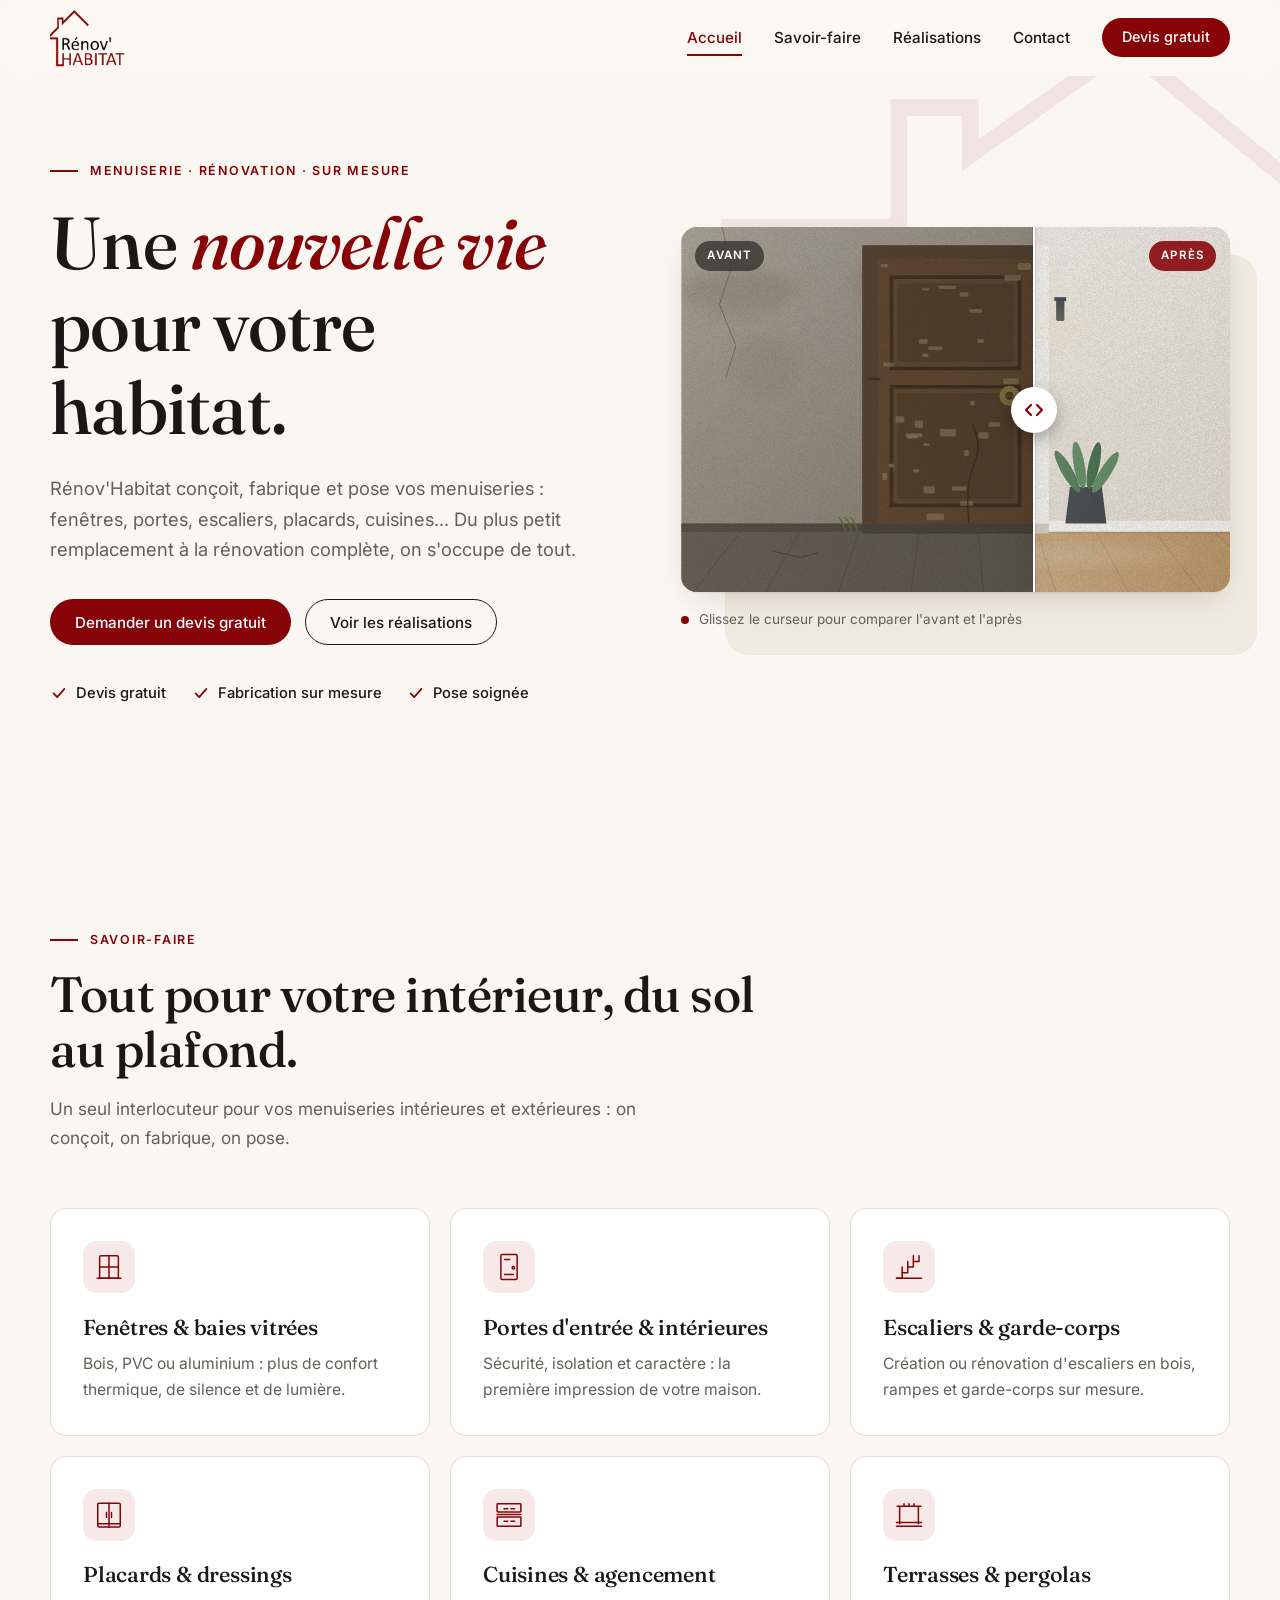
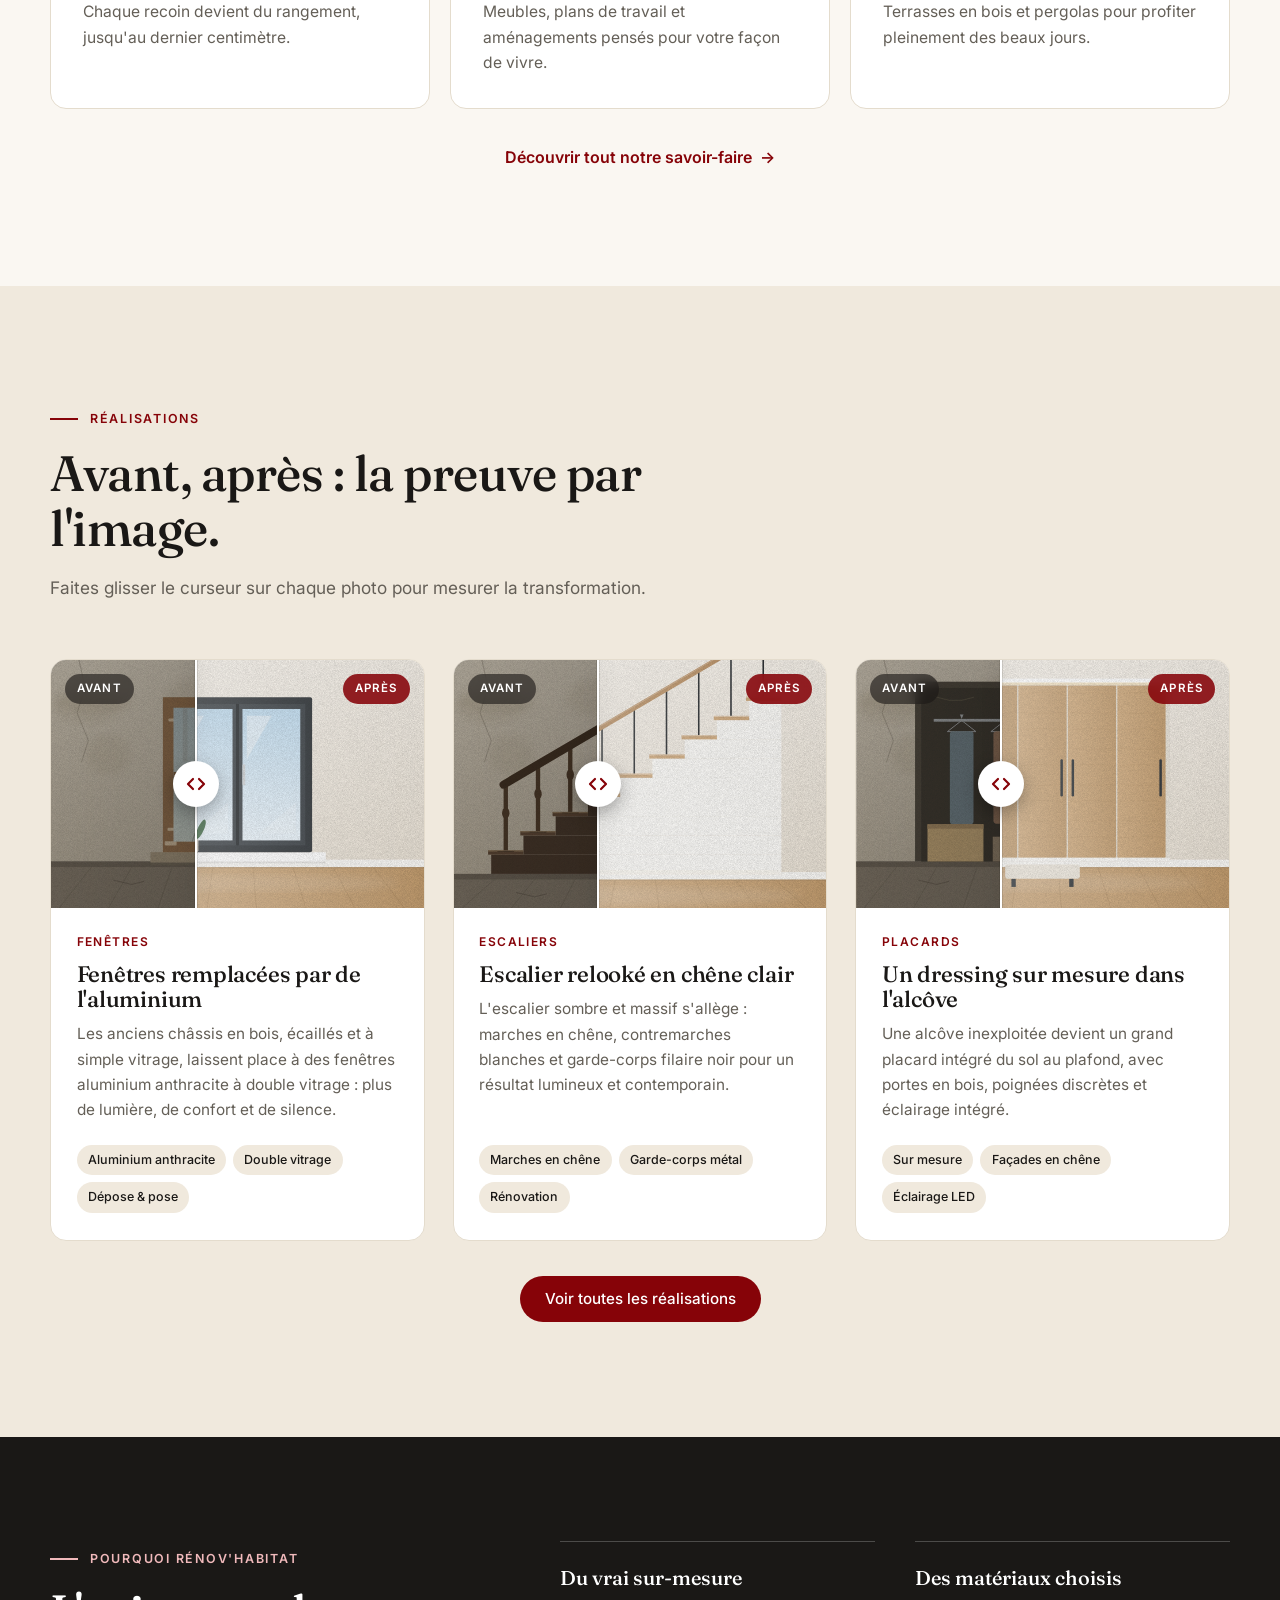
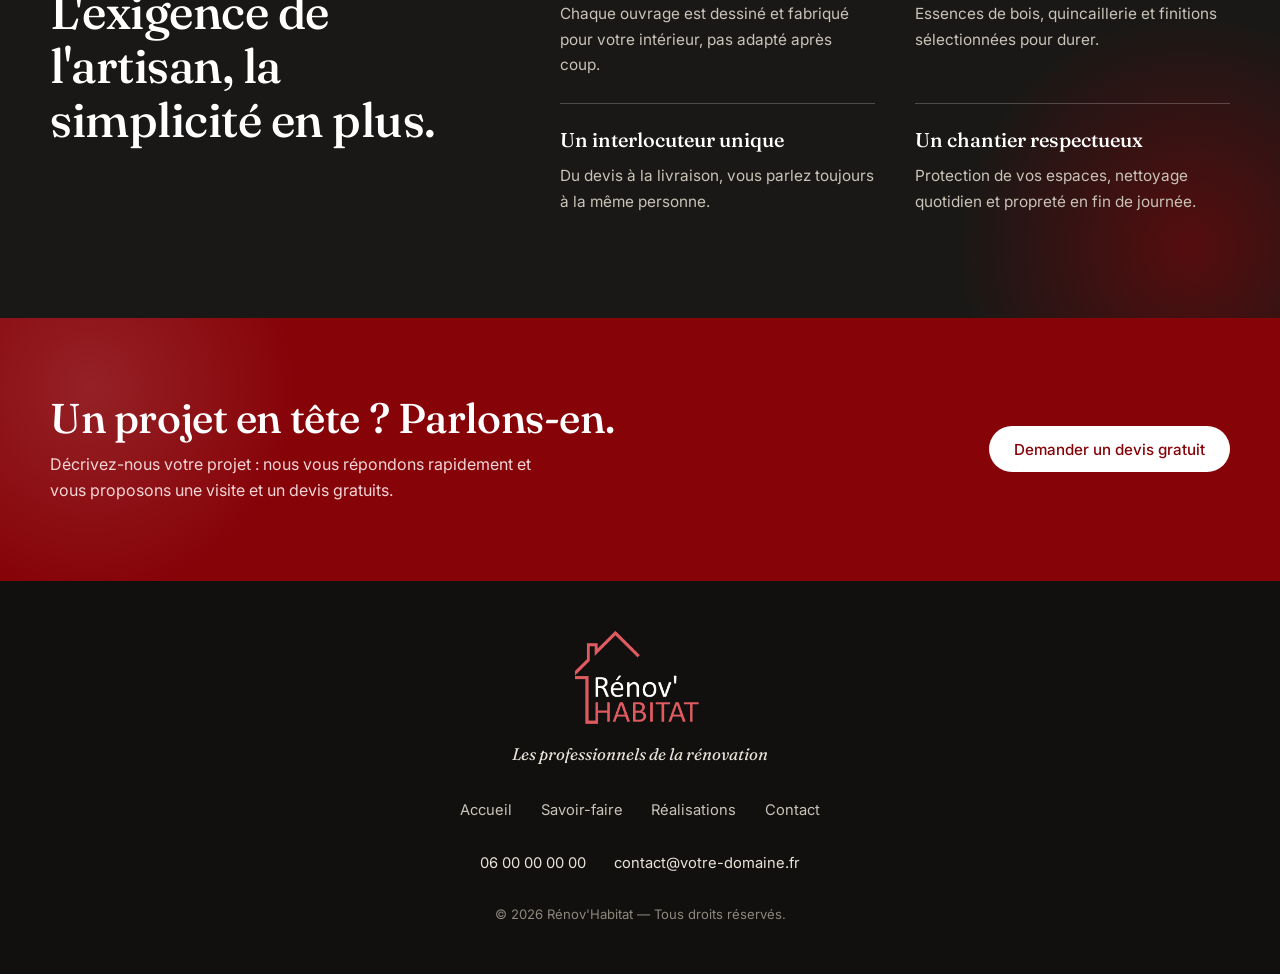
<file: index.html>
<!doctype html>
<html lang="fr">
<head>
  <meta charset="utf-8">
  <meta name="viewport" content="width=device-width, initial-scale=1">
  <title>Rénov'Habitat — Menuiserie sur mesure & rénovation</title>
  <meta name="description" content="Rénov'Habitat, les professionnels de la rénovation : fenêtres, portes, escaliers, placards, cuisines et terrasses sur mesure. Découvrez nos réalisations avant/après et demandez votre devis gratuit.">
  <meta name="theme-color" content="#860308">
  <link rel="icon" href="assets/img/favicon.svg" type="image/svg+xml">

  <meta property="og:type" content="website">
  <meta property="og:title" content="Rénov'Habitat — Menuiserie sur mesure & rénovation">
  <meta property="og:description" content="Rénov'Habitat, les professionnels de la rénovation : fenêtres, portes, escaliers, placards, cuisines et terrasses sur mesure. Découvrez nos réalisations avant/après et demandez votre devis gratuit.">
  <meta property="og:image" content="assets/img/logo-original.png">
  <meta property="og:locale" content="fr_FR">

  <link rel="preconnect" href="https://fonts.googleapis.com">
  <link rel="preconnect" href="https://fonts.gstatic.com" crossorigin>
  <link rel="stylesheet" href="https://fonts.googleapis.com/css2?family=Fraunces:ital,opsz,wght@0,9..144,500;0,9..144,600;1,9..144,500&family=Inter:wght@400;500;600&display=swap">
  <link rel="stylesheet" href="css/style.css">
  <script>document.documentElement.classList.add('js')</script>
</head>
<body>
  <a class="skip-link" href="#contenu">Aller au contenu</a>

  <!-- ============ EN-TÊTE ============ -->
  <header class="site-header" id="top">
    <div class="container header__inner">
      <a class="brand" href="index.html" aria-label="Rénov'Habitat — accueil">
        <img src="assets/img/logo-mark.png" alt="Rénov'Habitat" width="447" height="332">
      </a>

      <nav class="nav" id="nav" aria-label="Navigation principale">
        <a href="index.html" aria-current="page">Accueil</a>
        <a href="savoir-faire.html">Savoir-faire</a>
        <a href="realisations.html">Réalisations</a>
        <a href="contact.html">Contact</a>
        <a class="btn btn--primary nav__cta" href="contact.html">Devis gratuit</a>
      </nav>

      <button class="nav-toggle" type="button" aria-controls="nav" aria-expanded="false" aria-label="Ouvrir le menu">
        <span></span><span></span><span></span>
      </button>
    </div>
  </header>

  <main id="contenu">

    <!-- ============ HERO ============ -->
    <section class="hero">
      <svg class="hero__roof" viewBox="0 0 520 330" aria-hidden="true" focusable="false">
        <polyline points="8,322 8,160 150,160 150,60 210,60 210,100 340,8 512,150" fill="none" stroke="currentColor" stroke-width="14" stroke-linejoin="miter"/>
      </svg>

      <div class="container hero__grid">
        <div class="hero__copy">
          <p class="eyebrow">Menuiserie · Rénovation · Sur mesure</p>
          <h1>Une <em>nouvelle vie</em> pour votre habitat.</h1>
          <p class="lead">Rénov'Habitat conçoit, fabrique et pose vos menuiseries : fenêtres, portes, escaliers, placards, cuisines… Du plus petit remplacement à la rénovation complète, on s'occupe de tout.</p>

          <div class="hero__actions">
            <a class="btn btn--primary" href="contact.html">Demander un devis gratuit</a>
            <a class="btn btn--ghost" href="realisations.html">Voir les réalisations</a>
          </div>

          <ul class="checks" aria-label="Nos engagements">
            <li><svg viewBox="0 0 20 20" aria-hidden="true"><path d="M4 10.5l4 4 8-9" fill="none" stroke="currentColor" stroke-width="2" stroke-linecap="round" stroke-linejoin="round"/></svg>Devis gratuit</li>
            <li><svg viewBox="0 0 20 20" aria-hidden="true"><path d="M4 10.5l4 4 8-9" fill="none" stroke="currentColor" stroke-width="2" stroke-linecap="round" stroke-linejoin="round"/></svg>Fabrication sur mesure</li>
            <li><svg viewBox="0 0 20 20" aria-hidden="true"><path d="M4 10.5l4 4 8-9" fill="none" stroke="currentColor" stroke-width="2" stroke-linecap="round" stroke-linejoin="round"/></svg>Pose soignée</li>
          </ul>
        </div>

        <div class="hero__visual">
          <div class="ba ba--hero is-loading" data-hero data-eager="true"></div>
          <p class="hero__caption"><span class="dot"></span> Glissez le curseur pour comparer l'avant et l'après</p>
        </div>
      </div>
    </section>

    <!-- ============ SAVOIR-FAIRE ============ -->
    <section class="section">
      <div class="container">
        <header class="section__head reveal">
          <p class="eyebrow">Savoir-faire</p>
          <h2>Tout pour votre intérieur, du sol au plafond.</h2>
          <p class="section__intro">Un seul interlocuteur pour vos menuiseries intérieures et extérieures : on conçoit, on fabrique, on pose.</p>
        </header>

        <div class="services">
          <a class="service reveal" href="savoir-faire.html#fenetres">
            <svg class="service__icon" viewBox="0 0 48 48" aria-hidden="true"><rect x="9" y="6" width="30" height="36" rx="2"/><path d="M24 6v36M9 24h30"/><path d="M5 42h38"/></svg>
            <h3>Fenêtres &amp; baies vitrées</h3>
            <p>Bois, PVC ou aluminium : plus de confort thermique, de silence et de lumière.</p>
          </a>
          <a class="service reveal" href="savoir-faire.html#portes">
            <svg class="service__icon" viewBox="0 0 48 48" aria-hidden="true"><rect x="11" y="4" width="26" height="40" rx="2"/><circle cx="31" cy="25" r="2"/><path d="M17 12h8M17 36h14"/></svg>
            <h3>Portes d'entrée &amp; intérieures</h3>
            <p>Sécurité, isolation et caractère : la première impression de votre maison.</p>
          </a>
          <a class="service reveal" href="savoir-faire.html#escaliers">
            <svg class="service__icon" viewBox="0 0 48 48" aria-hidden="true"><path d="M4 42h9v-9h9v-9h9v-9h9V6"/><path d="M4 42h40"/><path d="M13 33V24M22 24V15M31 15V6"/></svg>
            <h3>Escaliers &amp; garde-corps</h3>
            <p>Création ou rénovation d'escaliers en bois, rampes et garde-corps sur mesure.</p>
          </a>
          <a class="service reveal" href="savoir-faire.html#placards">
            <svg class="service__icon" viewBox="0 0 48 48" aria-hidden="true"><rect x="6" y="5" width="36" height="38" rx="2"/><path d="M24 5v38M6 38h36"/><path d="M20 20v8M28 20v8"/></svg>
            <h3>Placards &amp; dressings</h3>
            <p>Chaque recoin devient du rangement, jusqu'au dernier centimètre.</p>
          </a>
          <a class="service reveal" href="savoir-faire.html#cuisines">
            <svg class="service__icon" viewBox="0 0 48 48" aria-hidden="true"><rect x="5" y="6" width="38" height="13" rx="1"/><rect x="5" y="27" width="38" height="15" rx="1"/><path d="M5 23h38M16 14h6M16 34h6M27 14h6M27 34h6"/></svg>
            <h3>Cuisines &amp; agencement</h3>
            <p>Meubles, plans de travail et aménagements pensés pour votre façon de vivre.</p>
          </a>
          <a class="service reveal" href="savoir-faire.html#terrasses">
            <svg class="service__icon" viewBox="0 0 48 48" aria-hidden="true"><path d="M5 10h38M9 10v28M39 10v28"/><path d="M4 42h40M4 36h40"/><path d="M16 10v-4M24 10v-4M32 10v-4"/></svg>
            <h3>Terrasses &amp; pergolas</h3>
            <p>Terrasses en bois et pergolas pour profiter pleinement des beaux jours.</p>
          </a>
        </div>
        <p class="more"><a class="link-arrow" href="savoir-faire.html">Découvrir tout notre savoir-faire</a></p>
      </div>
    </section>

    <!-- ============ RÉALISATIONS ============ -->
    <section class="section section--sand" data-hide-when-empty>
      <div class="container">
        <header class="section__head reveal">
          <p class="eyebrow">Réalisations</p>
          <h2>Avant, après : la preuve par l'image.</h2>
          <p class="section__intro">Faites glisser le curseur sur chaque photo pour mesurer la transformation.</p>
        </header>

        <div class="projects" data-projects data-offset="1" data-limit="3">
          <noscript><p class="empty">Activez JavaScript pour comparer les photos avant/après.</p></noscript>
        </div>
        <p class="more"><a class="btn btn--primary" href="realisations.html">Voir toutes les réalisations</a></p>
      </div>
    </section>

    <section class="values">
      <div class="container values__grid">
        <div class="values__lead reveal">
          <p class="eyebrow eyebrow--light">Pourquoi Rénov'Habitat</p>
          <h2>L'exigence de l'artisan, la simplicité en plus.</h2>
        </div>
        <ul class="values__list">
          <li class="reveal"><strong>Du vrai sur-mesure</strong><span>Chaque ouvrage est dessiné et fabriqué pour votre intérieur, pas adapté après coup.</span></li>
          <li class="reveal"><strong>Des matériaux choisis</strong><span>Essences de bois, quincaillerie et finitions sélectionnées pour durer.</span></li>
          <li class="reveal"><strong>Un interlocuteur unique</strong><span>Du devis à la livraison, vous parlez toujours à la même personne.</span></li>
          <li class="reveal"><strong>Un chantier respectueux</strong><span>Protection de vos espaces, nettoyage quotidien et propreté en fin de journée.</span></li>
        </ul>
      </div>
    </section>

    <section class="cta-band">
      <div class="container cta-band__inner">
        <div>
          <h2>Un projet en tête ? Parlons-en.</h2>
          <p>Décrivez-nous votre projet : nous vous répondons rapidement et vous proposons une visite et un devis gratuits.</p>
        </div>
        <a class="btn btn--light" href="contact.html">Demander un devis gratuit</a>
      </div>
    </section>
  </main>

  <!-- ============ PIED DE PAGE ============ -->
  <footer class="site-footer">
    <div class="container footer__inner">
      <img class="footer__logo" src="assets/img/logo-mark-light.png" alt="Rénov'Habitat" width="447" height="332" loading="lazy">
      <p class="footer__tagline">Les professionnels de la rénovation</p>
      <nav class="footer__nav" aria-label="Pied de page">
        <a href="index.html">Accueil</a>
        <a href="savoir-faire.html">Savoir-faire</a>
        <a href="realisations.html">Réalisations</a>
        <a href="contact.html">Contact</a>
      </nav>
      <p class="footer__contact">
        <a data-site="phone" data-site-href="tel" href="tel:0600000000">06 00 00 00 00</a>
        <a data-site="email" data-site-href="mail" href="mailto:contact@votre-domaine.fr">contact@votre-domaine.fr</a>
      </p>
      <p class="footer__copy">© <span id="year">2026</span> Rénov'Habitat — Tous droits réservés.</p>
    </div>
  </footer>

  <script src="js/config.js"></script>
  <script src="js/slider.js"></script>
  <script src="js/main.js"></script>
</body>
</html>
</file>
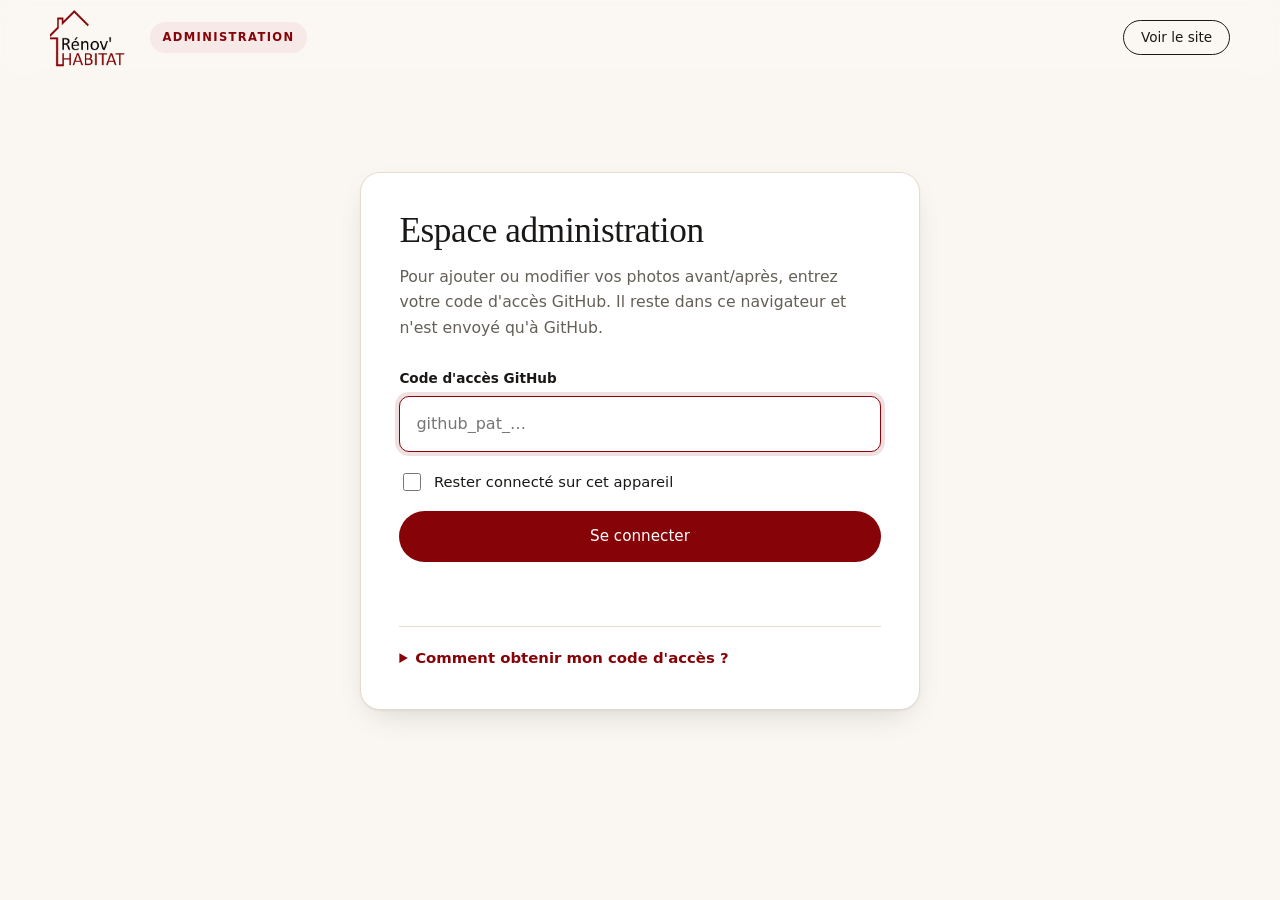
<file: admin/index.html>
<!doctype html>
<html lang="fr">
<head>
  <meta charset="utf-8">
  <meta name="viewport" content="width=device-width, initial-scale=1">
  <title>Administration — Rénov'Habitat</title>
  <meta name="robots" content="noindex, nofollow">
  <meta name="theme-color" content="#860308">
  <!-- Cette page manipule un code d'accès : on n'autorise que nos propres scripts et l'API GitHub. -->
  <meta http-equiv="Content-Security-Policy" content="default-src 'self'; script-src 'self'; style-src 'self' https://fonts.googleapis.com; font-src https://fonts.gstatic.com; img-src 'self' data: blob:; connect-src https://api.github.com; base-uri 'self'; form-action 'none'; object-src 'none'">
  <link rel="icon" href="../assets/img/favicon.svg" type="image/svg+xml">
  <link rel="stylesheet" href="https://fonts.googleapis.com/css2?family=Fraunces:ital,opsz,wght@0,9..144,500;0,9..144,600;1,9..144,500&family=Inter:wght@400;500;600&display=swap">
  <link rel="stylesheet" href="../css/style.css">
  <link rel="stylesheet" href="../css/admin.css">
</head>
<body class="admin">
  <header class="site-header admin__header">
    <div class="container header__inner">
      <a class="brand" href="../index.html" aria-label="Retour au site Rénov'Habitat">
        <img src="../assets/img/logo-mark.png" alt="Rénov'Habitat" width="447" height="332">
      </a>
      <span class="admin__badge">Administration</span>
      <div class="admin__actions">
        <a class="btn btn--ghost btn--sm" href="../index.html" target="_blank" rel="noopener">Voir le site</a>
        <button class="btn btn--ghost btn--sm" type="button" id="btn-logout" hidden>Se déconnecter</button>
      </div>
    </div>
  </header>

  <main class="container admin__main" id="contenu">

    <!-- ============ CONNEXION ============ -->
    <section class="login" id="view-login" aria-labelledby="login-title">
      <h1 id="login-title">Espace administration</h1>
      <p class="muted">Pour ajouter ou modifier vos photos avant/après, entrez votre code d'accès GitHub. Il reste dans ce navigateur et n'est envoyé qu'à GitHub.</p>

      <form id="login-form" novalidate>
        <div class="field">
          <label for="token">Code d'accès GitHub</label>
          <input id="token" name="token" type="password" autocomplete="off" spellcheck="false" placeholder="github_pat_…" required>
        </div>
        <label class="check">
          <input type="checkbox" id="remember">
          <span>Rester connecté sur cet appareil</span>
        </label>
        <button class="btn btn--primary btn--block" type="submit" id="login-submit">Se connecter</button>
        <p class="form__status is-error" id="login-error" role="alert"></p>
      </form>

      <details class="help">
        <summary>Comment obtenir mon code d'accès ?</summary>
        <ol>
          <li>Connectez-vous à GitHub avec le compte propriétaire du site, puis ouvrez <a href="https://github.com/settings/personal-access-tokens/new" target="_blank" rel="noopener">la création d'un jeton d'accès</a>.</li>
          <li>Donnez-lui un nom (par exemple « Rénov'Habitat admin ») et choisissez une durée de validité.</li>
          <li><strong>Repository access</strong> : « Only select repositories », puis le dépôt du site (<code id="help-repo">Renov-Habitat</code>).</li>
          <li><strong>Permissions → Repository permissions → Contents</strong> : « Read and write ».</li>
          <li>Cliquez sur « Generate token », copiez le code (il commence par <code>github_pat_</code>) et collez-le ci-dessus. GitHub ne l'affiche qu'une seule fois.</li>
        </ol>
        <p class="muted">Ne partagez jamais ce code : il permet de modifier le site. Une fois expiré, il suffit d'en générer un nouveau.</p>
      </details>
    </section>

    <!-- ============ GESTION DES RÉALISATIONS ============ -->
    <section id="view-app" hidden aria-labelledby="app-title">
      <div class="admin__bar">
        <div>
          <h1 id="app-title">Gestion des réalisations</h1>
          <p class="muted">Ajoutez, modifiez et classez vos photos avant/après. La 1<sup>re</sup> réalisation s'affiche en haut de l'accueil, les suivantes dans « Réalisations ».</p>
        </div>
        <button class="btn btn--primary" type="button" id="btn-add">+ Ajouter une réalisation</button>
      </div>

      <div class="notice" id="notice" role="status" hidden></div>

      <div class="order-bar" id="order-bar" hidden>
        <span>L'ordre a changé : pensez à l'enregistrer.</span>
        <span class="order-bar__btns">
          <button class="btn btn--ghost btn--sm" type="button" id="order-cancel">Annuler</button>
          <button class="btn btn--primary btn--sm" type="button" id="order-save">Enregistrer l'ordre</button>
        </span>
      </div>

      <div class="admin-grid" id="list"></div>
      <p class="empty" id="list-empty" hidden>Aucune réalisation pour le moment. Cliquez sur « Ajouter une réalisation » pour publier votre première transformation.</p>
    </section>
  </main>

  <!-- ============ AJOUT / MODIFICATION ============ -->
  <dialog id="dlg-edit" aria-labelledby="edit-title">
    <form id="edit-form" novalidate>
      <div class="dlg__head">
        <h2 id="edit-title">Nouvelle réalisation</h2>
        <button class="dlg__close" type="button" id="edit-close" aria-label="Fermer">×</button>
      </div>

      <div class="dlg__body">
        <div class="field">
          <label for="e-title">Titre</label>
          <input id="e-title" type="text" maxlength="80" required placeholder="Ex. : Fenêtres remplacées par de l'aluminium">
        </div>

        <div class="field-row">
          <div class="field">
            <label for="e-cat">Catégorie</label>
            <select id="e-cat"></select>
          </div>
          <div class="field" id="e-newcat-wrap" hidden>
            <label for="e-newcat">Nom de la nouvelle catégorie</label>
            <input id="e-newcat" type="text" maxlength="30" placeholder="Ex. : Volets">
          </div>
        </div>

        <div class="field">
          <label for="e-desc">Description</label>
          <textarea id="e-desc" rows="4" maxlength="400" required placeholder="Quelques lignes pour décrire le chantier."></textarea>
        </div>

        <div class="field">
          <label for="e-tags">Mots-clés <span class="muted">(facultatif, séparés par des virgules)</span></label>
          <input id="e-tags" type="text" placeholder="Ex. : Chêne, Sur mesure, Pose comprise">
        </div>

        <div class="picks">
          <div class="pick" data-side="before">
            <span class="pick__label">Photo avant</span>
            <label class="drop" for="e-before">
              <img class="drop__img" alt="" hidden>
              <span class="drop__hint"><strong>Choisir une photo</strong><small>ou la glisser ici</small></span>
            </label>
            <input id="e-before" class="sr-only" type="file" accept="image/jpeg,image/png,image/webp">
            <p class="pick__info"></p>
          </div>
          <div class="pick" data-side="after">
            <span class="pick__label">Photo après</span>
            <label class="drop" for="e-after">
              <img class="drop__img" alt="" hidden>
              <span class="drop__hint"><strong>Choisir une photo</strong><small>ou la glisser ici</small></span>
            </label>
            <input id="e-after" class="sr-only" type="file" accept="image/jpeg,image/png,image/webp">
            <p class="pick__info"></p>
          </div>
        </div>
        <p class="muted pick__tip">Pour une comparaison réussie, prenez l'avant et l'après du même endroit, au même cadrage. Les photos sont automatiquement redimensionnées pour un site rapide.</p>
        <p class="notice notice--warn" id="e-ratio" hidden>Les deux photos n'ont pas le même format : le comparateur risque d'être décalé. Reprenez-les avec le même cadrage si possible.</p>

        <div class="preview">
          <span class="pick__label">Aperçu</span>
          <div id="e-preview" class="preview__box"><p class="muted">Ajoutez les deux photos pour voir l'aperçu du comparateur.</p></div>
        </div>

        <p class="form__status" id="e-status" role="status"></p>
      </div>

      <div class="dlg__foot">
        <button class="btn btn--ghost" type="button" id="edit-cancel">Annuler</button>
        <button class="btn btn--primary" type="submit" id="edit-submit">Publier</button>
      </div>
    </form>
  </dialog>

  <!-- ============ SUPPRESSION ============ -->
  <dialog id="dlg-delete" aria-labelledby="del-title">
    <div class="dlg__head"><h2 id="del-title">Supprimer cette réalisation ?</h2></div>
    <div class="dlg__body">
      <p>« <strong id="del-name"></strong> » et ses deux photos seront retirées du site.</p>
      <p class="muted">L'historique GitHub permet de retrouver les fichiers si besoin.</p>
      <p class="form__status" id="del-status" role="status"></p>
    </div>
    <div class="dlg__foot">
      <button class="btn btn--ghost" type="button" id="del-cancel">Annuler</button>
      <button class="btn btn--danger" type="button" id="del-confirm">Supprimer</button>
    </div>
  </dialog>

  <script src="../js/config.js"></script>
  <script src="../js/slider.js"></script>
  <script src="../js/admin.js"></script>
</body>
</html>
</file>
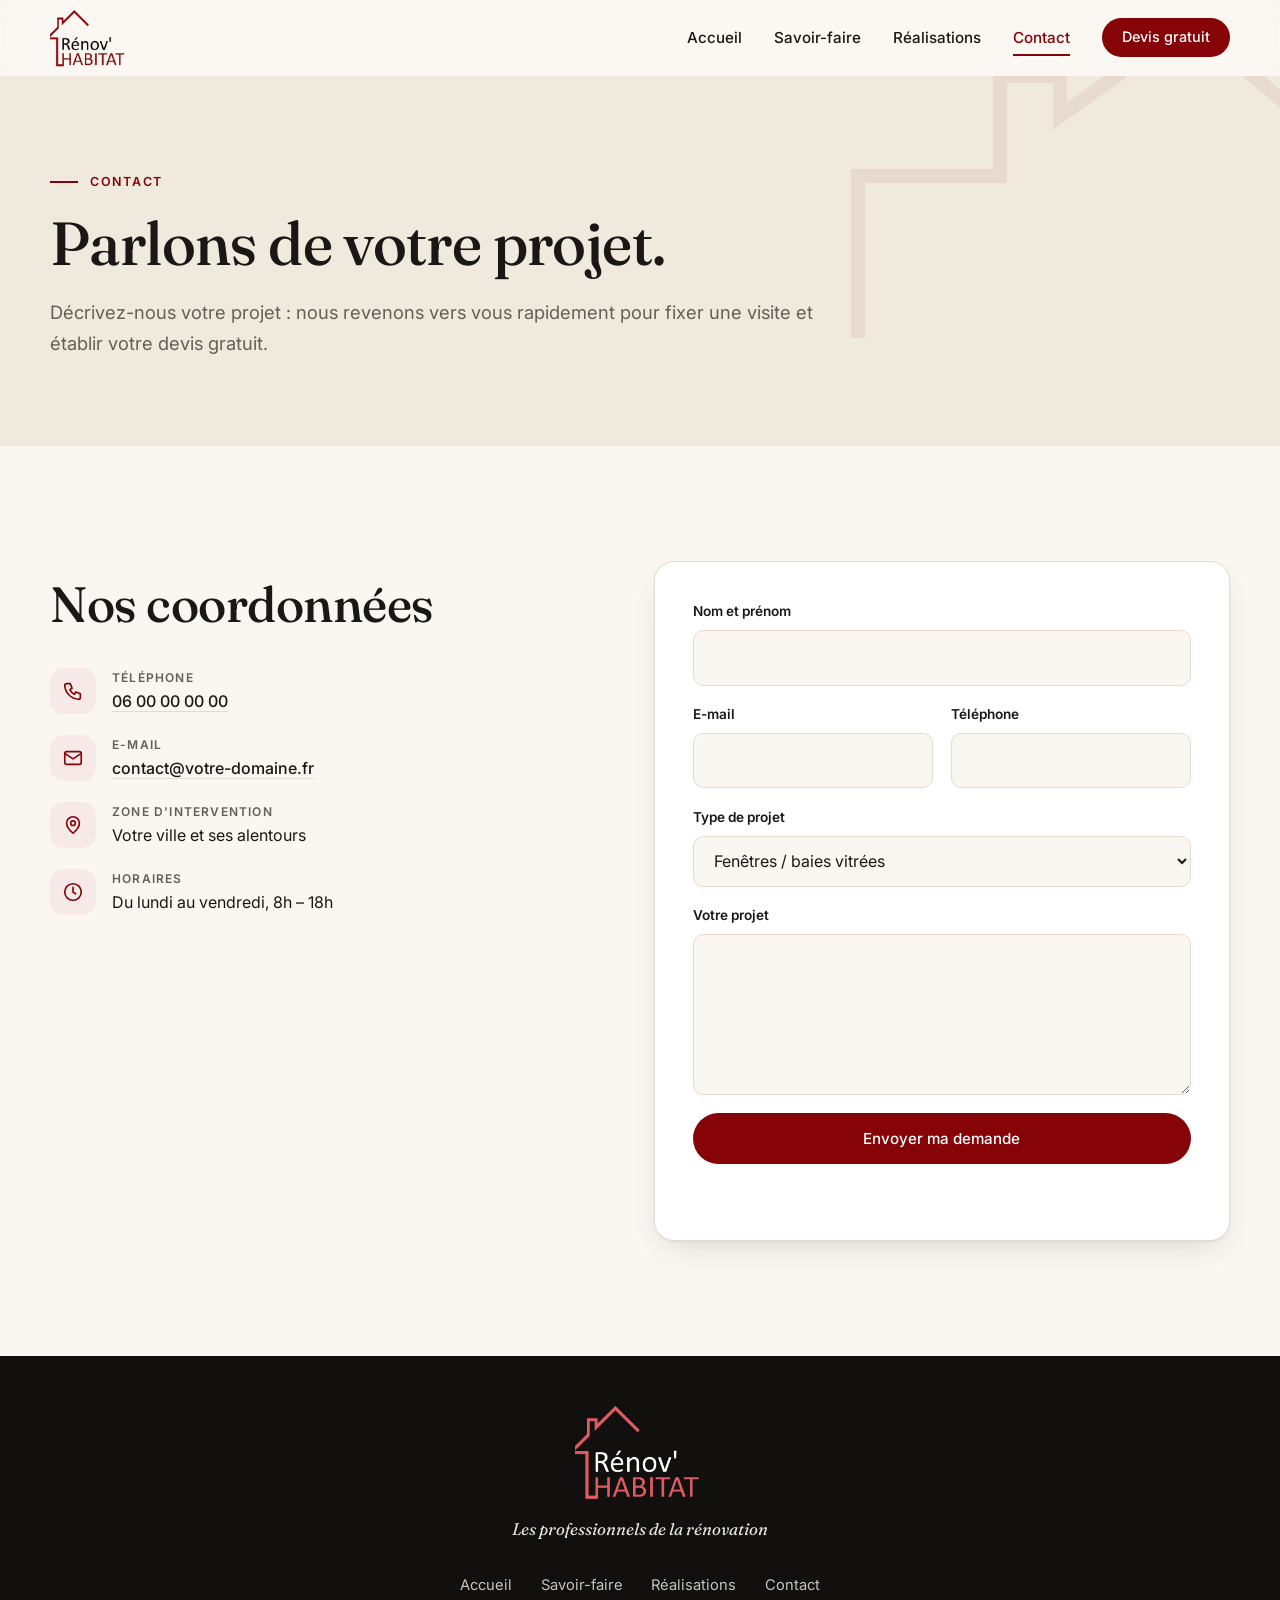
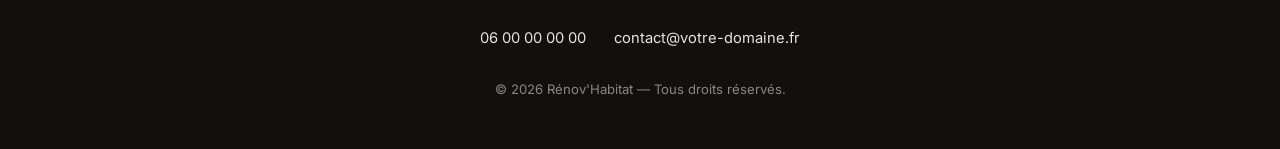
<file: contact.html>
<!doctype html>
<html lang="fr">
<head>
  <meta charset="utf-8">
  <meta name="viewport" content="width=device-width, initial-scale=1">
  <title>Contact & devis gratuit — Rénov'Habitat</title>
  <meta name="description" content="Contactez Rénov'Habitat pour votre projet de menuiserie ou de rénovation : visite et devis gratuits.">
  <meta name="theme-color" content="#860308">
  <link rel="icon" href="assets/img/favicon.svg" type="image/svg+xml">

  <meta property="og:type" content="website">
  <meta property="og:title" content="Contact & devis gratuit — Rénov'Habitat">
  <meta property="og:description" content="Contactez Rénov'Habitat pour votre projet de menuiserie ou de rénovation : visite et devis gratuits.">
  <meta property="og:image" content="assets/img/logo-original.png">
  <meta property="og:locale" content="fr_FR">

  <link rel="preconnect" href="https://fonts.googleapis.com">
  <link rel="preconnect" href="https://fonts.gstatic.com" crossorigin>
  <link rel="stylesheet" href="https://fonts.googleapis.com/css2?family=Fraunces:ital,opsz,wght@0,9..144,500;0,9..144,600;1,9..144,500&family=Inter:wght@400;500;600&display=swap">
  <link rel="stylesheet" href="css/style.css">
  <script>document.documentElement.classList.add('js')</script>
</head>
<body>
  <a class="skip-link" href="#contenu">Aller au contenu</a>

  <!-- ============ EN-TÊTE ============ -->
  <header class="site-header" id="top">
    <div class="container header__inner">
      <a class="brand" href="index.html" aria-label="Rénov'Habitat — accueil">
        <img src="assets/img/logo-mark.png" alt="Rénov'Habitat" width="447" height="332">
      </a>

      <nav class="nav" id="nav" aria-label="Navigation principale">
        <a href="index.html">Accueil</a>
        <a href="savoir-faire.html">Savoir-faire</a>
        <a href="realisations.html">Réalisations</a>
        <a href="contact.html" aria-current="page">Contact</a>
        <a class="btn btn--primary nav__cta" href="contact.html">Devis gratuit</a>
      </nav>

      <button class="nav-toggle" type="button" aria-controls="nav" aria-expanded="false" aria-label="Ouvrir le menu">
        <span></span><span></span><span></span>
      </button>
    </div>
  </header>

  <main id="contenu">

    <section class="page-hero">
      <svg class="hero__roof" viewBox="0 0 520 330" aria-hidden="true" focusable="false">
        <polyline points="8,322 8,160 150,160 150,60 210,60 210,100 340,8 512,150" fill="none" stroke="currentColor" stroke-width="14" stroke-linejoin="miter"/>
      </svg>
      <div class="container page-hero__inner">
        <p class="eyebrow">Contact</p>
        <h1>Parlons de votre projet.</h1>
        <p class="lead">Décrivez-nous votre projet : nous revenons vers vous rapidement pour fixer une visite et établir votre devis gratuit.</p>
      </div>
    </section>

    <section class="section">
      <div class="container contact__grid">
        <div class="contact__info reveal">
          <h2>Nos coordonnées</h2>

          <ul class="contact__list">
            <li>
              <svg viewBox="0 0 24 24" aria-hidden="true"><path d="M5 4h4l2 5-2.5 1.5a11 11 0 005 5L15 13l5 2v4a2 2 0 01-2 2A16 16 0 013 6a2 2 0 012-2z"/></svg>
              <div><span class="label">Téléphone</span><a data-site="phone" data-site-href="tel" href="tel:0600000000">06 00 00 00 00</a></div>
            </li>
            <li>
              <svg viewBox="0 0 24 24" aria-hidden="true"><rect x="3" y="5" width="18" height="14" rx="2"/><path d="M3 7l9 6 9-6"/></svg>
              <div><span class="label">E-mail</span><a data-site="email" data-site-href="mail" href="mailto:contact@votre-domaine.fr">contact@votre-domaine.fr</a></div>
            </li>
            <li>
              <svg viewBox="0 0 24 24" aria-hidden="true"><path d="M12 21s-7-6.2-7-11a7 7 0 0114 0c0 4.8-7 11-7 11z"/><circle cx="12" cy="10" r="2.5"/></svg>
              <div><span class="label">Zone d'intervention</span><span data-site="zone">Votre ville et ses alentours</span></div>
            </li>
            <li>
              <svg viewBox="0 0 24 24" aria-hidden="true"><circle cx="12" cy="12" r="9"/><path d="M12 7v5l3 2"/></svg>
              <div><span class="label">Horaires</span><span data-site="hours">Du lundi au vendredi, 8h – 18h</span></div>
            </li>
          </ul>
        </div>

        <form class="form reveal" id="contact-form" novalidate>
          <div class="field">
            <label for="f-name">Nom et prénom</label>
            <input id="f-name" name="name" type="text" autocomplete="name" required>
          </div>
          <div class="field-row">
            <div class="field">
              <label for="f-email">E-mail</label>
              <input id="f-email" name="email" type="email" autocomplete="email" required>
            </div>
            <div class="field">
              <label for="f-phone">Téléphone</label>
              <input id="f-phone" name="phone" type="tel" autocomplete="tel">
            </div>
          </div>
          <div class="field">
            <label for="f-type">Type de projet</label>
            <select id="f-type" name="type">
              <option>Fenêtres / baies vitrées</option>
              <option>Porte d'entrée / intérieure</option>
              <option>Escalier / garde-corps</option>
              <option>Placard / dressing</option>
              <option>Cuisine / agencement</option>
              <option>Terrasse / pergola</option>
              <option>Autre projet</option>
            </select>
          </div>
          <div class="field">
            <label for="f-msg">Votre projet</label>
            <textarea id="f-msg" name="message" rows="5" required></textarea>
          </div>
          <button class="btn btn--primary btn--block" type="submit">Envoyer ma demande</button>
          <p class="form__status" id="form-status" role="status"></p>
        </form>
      </div>
    </section>
  </main>

  <!-- ============ PIED DE PAGE ============ -->
  <footer class="site-footer">
    <div class="container footer__inner">
      <img class="footer__logo" src="assets/img/logo-mark-light.png" alt="Rénov'Habitat" width="447" height="332" loading="lazy">
      <p class="footer__tagline">Les professionnels de la rénovation</p>
      <nav class="footer__nav" aria-label="Pied de page">
        <a href="index.html">Accueil</a>
        <a href="savoir-faire.html">Savoir-faire</a>
        <a href="realisations.html">Réalisations</a>
        <a href="contact.html">Contact</a>
      </nav>
      <p class="footer__contact">
        <a data-site="phone" data-site-href="tel" href="tel:0600000000">06 00 00 00 00</a>
        <a data-site="email" data-site-href="mail" href="mailto:contact@votre-domaine.fr">contact@votre-domaine.fr</a>
      </p>
      <p class="footer__copy">© <span id="year">2026</span> Rénov'Habitat — Tous droits réservés.</p>
    </div>
  </footer>

  <script src="js/config.js"></script>
  <script src="js/slider.js"></script>
  <script src="js/main.js"></script>
</body>
</html>
</file>
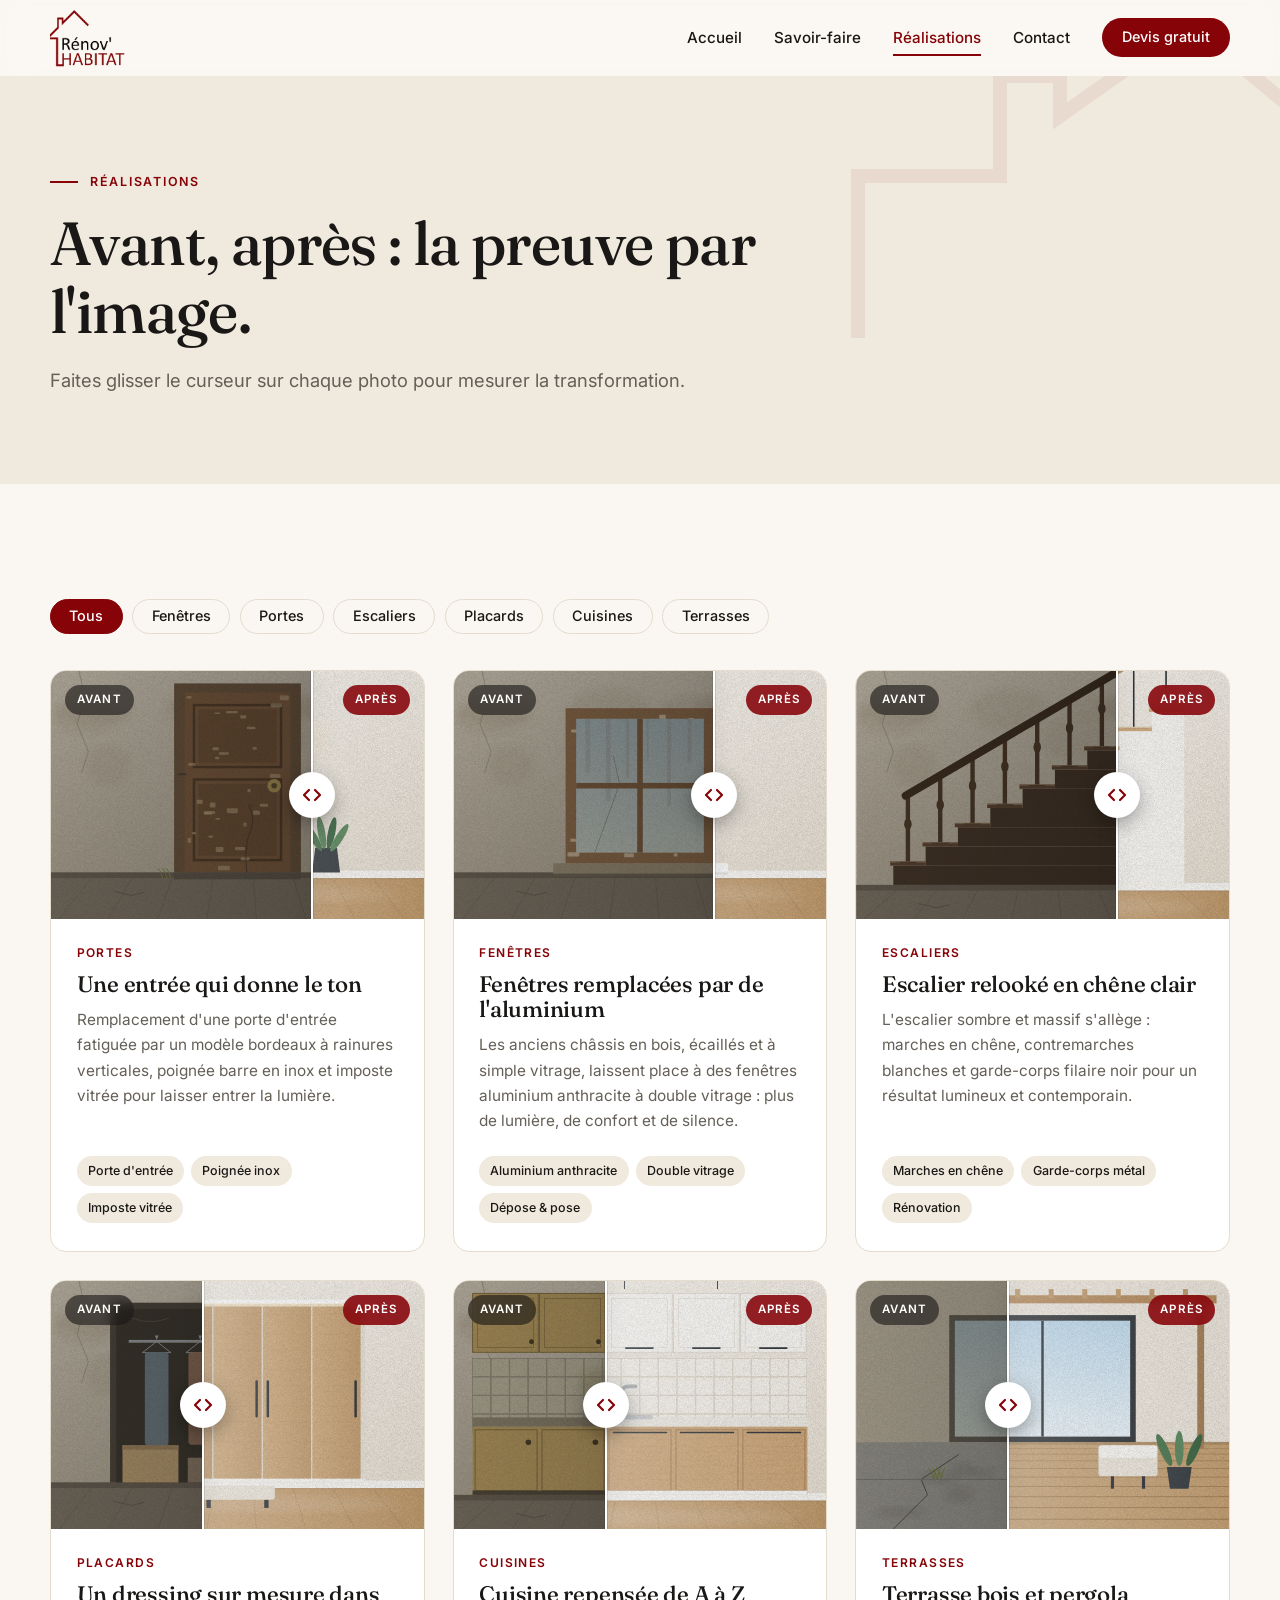
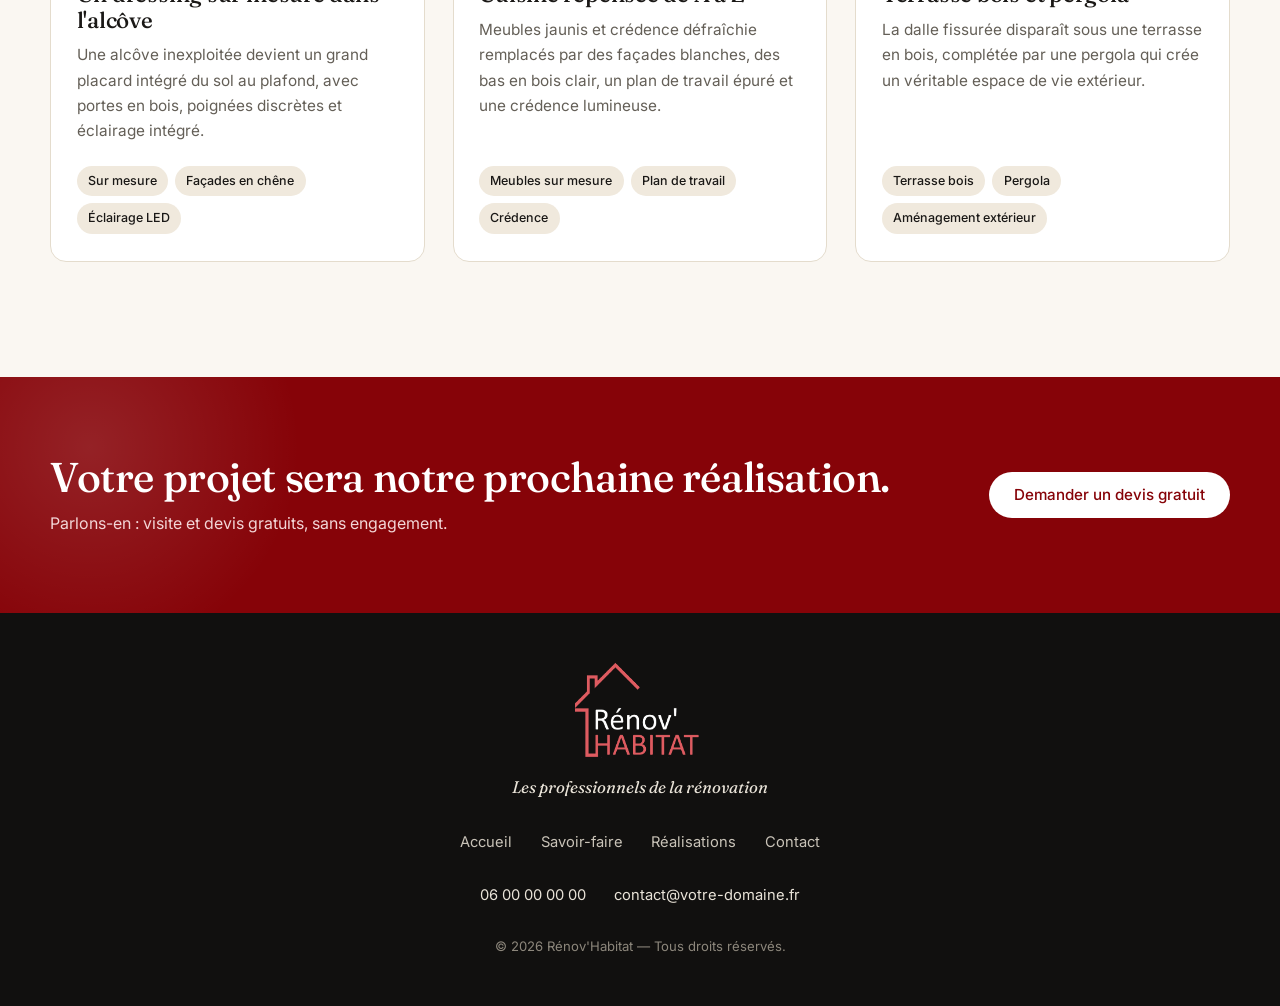
<file: realisations.html>
<!doctype html>
<html lang="fr">
<head>
  <meta charset="utf-8">
  <meta name="viewport" content="width=device-width, initial-scale=1">
  <title>Réalisations avant/après — Rénov'Habitat</title>
  <meta name="description" content="Découvrez nos transformations avant/après : fenêtres, portes, escaliers, placards, cuisines et terrasses réalisés par Rénov'Habitat.">
  <meta name="theme-color" content="#860308">
  <link rel="icon" href="assets/img/favicon.svg" type="image/svg+xml">

  <meta property="og:type" content="website">
  <meta property="og:title" content="Réalisations avant/après — Rénov'Habitat">
  <meta property="og:description" content="Découvrez nos transformations avant/après : fenêtres, portes, escaliers, placards, cuisines et terrasses réalisés par Rénov'Habitat.">
  <meta property="og:image" content="assets/img/logo-original.png">
  <meta property="og:locale" content="fr_FR">

  <link rel="preconnect" href="https://fonts.googleapis.com">
  <link rel="preconnect" href="https://fonts.gstatic.com" crossorigin>
  <link rel="stylesheet" href="https://fonts.googleapis.com/css2?family=Fraunces:ital,opsz,wght@0,9..144,500;0,9..144,600;1,9..144,500&family=Inter:wght@400;500;600&display=swap">
  <link rel="stylesheet" href="css/style.css">
  <script>document.documentElement.classList.add('js')</script>
</head>
<body>
  <a class="skip-link" href="#contenu">Aller au contenu</a>

  <!-- ============ EN-TÊTE ============ -->
  <header class="site-header" id="top">
    <div class="container header__inner">
      <a class="brand" href="index.html" aria-label="Rénov'Habitat — accueil">
        <img src="assets/img/logo-mark.png" alt="Rénov'Habitat" width="447" height="332">
      </a>

      <nav class="nav" id="nav" aria-label="Navigation principale">
        <a href="index.html">Accueil</a>
        <a href="savoir-faire.html">Savoir-faire</a>
        <a href="realisations.html" aria-current="page">Réalisations</a>
        <a href="contact.html">Contact</a>
        <a class="btn btn--primary nav__cta" href="contact.html">Devis gratuit</a>
      </nav>

      <button class="nav-toggle" type="button" aria-controls="nav" aria-expanded="false" aria-label="Ouvrir le menu">
        <span></span><span></span><span></span>
      </button>
    </div>
  </header>

  <main id="contenu">

    <section class="page-hero">
      <svg class="hero__roof" viewBox="0 0 520 330" aria-hidden="true" focusable="false">
        <polyline points="8,322 8,160 150,160 150,60 210,60 210,100 340,8 512,150" fill="none" stroke="currentColor" stroke-width="14" stroke-linejoin="miter"/>
      </svg>
      <div class="container page-hero__inner">
        <p class="eyebrow">Réalisations</p>
        <h1>Avant, après : la preuve par l'image.</h1>
        <p class="lead">Faites glisser le curseur sur chaque photo pour mesurer la transformation.</p>
      </div>
    </section>

    <section class="section">
      <div class="container">
        <div class="filters" id="filters" role="group" aria-label="Filtrer les réalisations"></div>

        <div class="projects" id="projects" data-projects aria-live="polite">
          <noscript><p class="empty">Activez JavaScript pour comparer les photos avant/après.</p></noscript>
        </div>
      </div>
    </section>

    <section class="cta-band">
      <div class="container cta-band__inner">
        <div>
          <h2>Votre projet sera notre prochaine réalisation.</h2>
          <p>Parlons-en : visite et devis gratuits, sans engagement.</p>
        </div>
        <a class="btn btn--light" href="contact.html">Demander un devis gratuit</a>
      </div>
    </section>
  </main>

  <!-- ============ PIED DE PAGE ============ -->
  <footer class="site-footer">
    <div class="container footer__inner">
      <img class="footer__logo" src="assets/img/logo-mark-light.png" alt="Rénov'Habitat" width="447" height="332" loading="lazy">
      <p class="footer__tagline">Les professionnels de la rénovation</p>
      <nav class="footer__nav" aria-label="Pied de page">
        <a href="index.html">Accueil</a>
        <a href="savoir-faire.html">Savoir-faire</a>
        <a href="realisations.html">Réalisations</a>
        <a href="contact.html">Contact</a>
      </nav>
      <p class="footer__contact">
        <a data-site="phone" data-site-href="tel" href="tel:0600000000">06 00 00 00 00</a>
        <a data-site="email" data-site-href="mail" href="mailto:contact@votre-domaine.fr">contact@votre-domaine.fr</a>
      </p>
      <p class="footer__copy">© <span id="year">2026</span> Rénov'Habitat — Tous droits réservés.</p>
    </div>
  </footer>

  <script src="js/config.js"></script>
  <script src="js/slider.js"></script>
  <script src="js/main.js"></script>
</body>
</html>
</file>
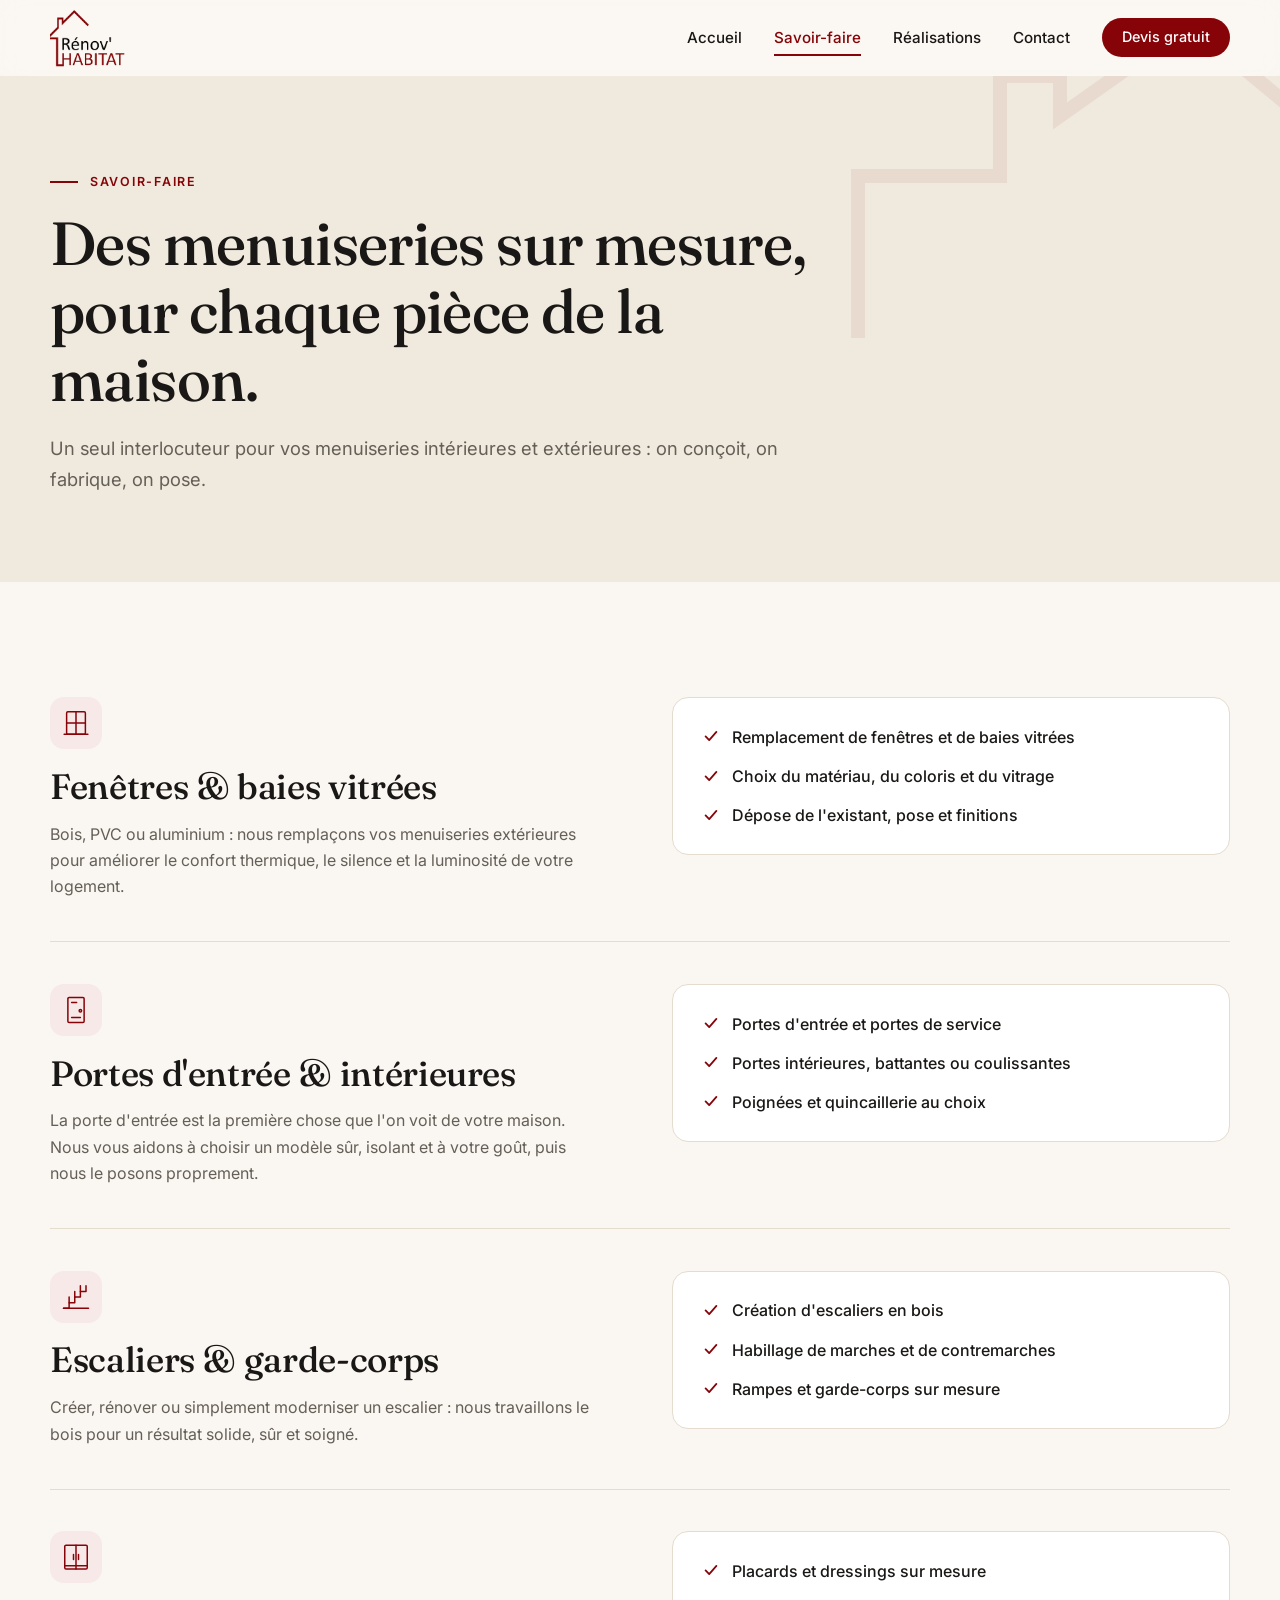
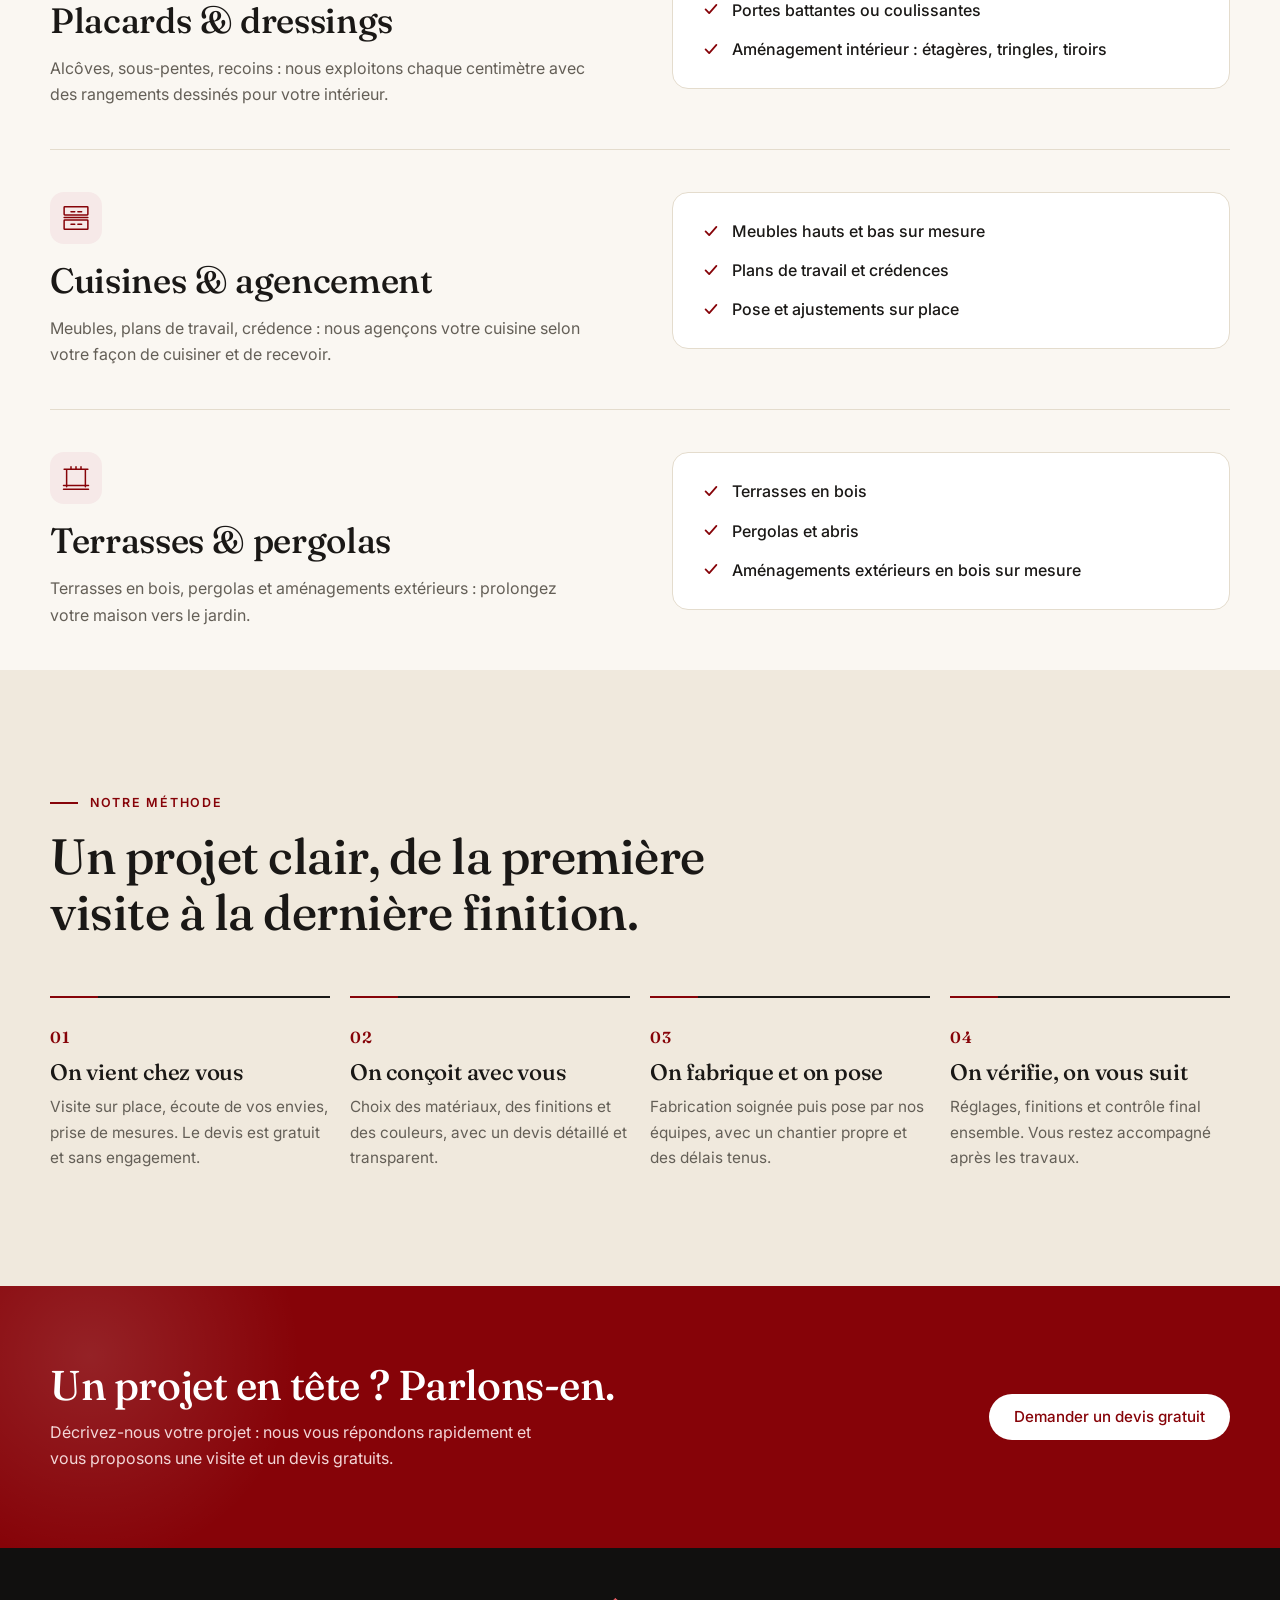
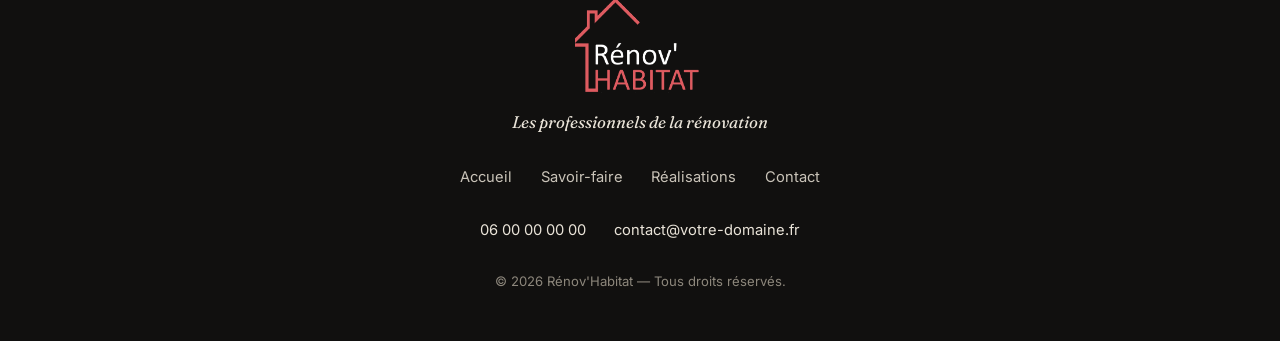
<file: savoir-faire.html>
<!doctype html>
<html lang="fr">
<head>
  <meta charset="utf-8">
  <meta name="viewport" content="width=device-width, initial-scale=1">
  <title>Savoir-faire — Rénov'Habitat</title>
  <meta name="description" content="Fenêtres, portes, escaliers, placards, cuisines, terrasses : découvrez les menuiseries sur mesure conçues, fabriquées et posées par Rénov'Habitat.">
  <meta name="theme-color" content="#860308">
  <link rel="icon" href="assets/img/favicon.svg" type="image/svg+xml">

  <meta property="og:type" content="website">
  <meta property="og:title" content="Savoir-faire — Rénov'Habitat">
  <meta property="og:description" content="Fenêtres, portes, escaliers, placards, cuisines, terrasses : découvrez les menuiseries sur mesure conçues, fabriquées et posées par Rénov'Habitat.">
  <meta property="og:image" content="assets/img/logo-original.png">
  <meta property="og:locale" content="fr_FR">

  <link rel="preconnect" href="https://fonts.googleapis.com">
  <link rel="preconnect" href="https://fonts.gstatic.com" crossorigin>
  <link rel="stylesheet" href="https://fonts.googleapis.com/css2?family=Fraunces:ital,opsz,wght@0,9..144,500;0,9..144,600;1,9..144,500&family=Inter:wght@400;500;600&display=swap">
  <link rel="stylesheet" href="css/style.css">
  <script>document.documentElement.classList.add('js')</script>
</head>
<body>
  <a class="skip-link" href="#contenu">Aller au contenu</a>

  <!-- ============ EN-TÊTE ============ -->
  <header class="site-header" id="top">
    <div class="container header__inner">
      <a class="brand" href="index.html" aria-label="Rénov'Habitat — accueil">
        <img src="assets/img/logo-mark.png" alt="Rénov'Habitat" width="447" height="332">
      </a>

      <nav class="nav" id="nav" aria-label="Navigation principale">
        <a href="index.html">Accueil</a>
        <a href="savoir-faire.html" aria-current="page">Savoir-faire</a>
        <a href="realisations.html">Réalisations</a>
        <a href="contact.html">Contact</a>
        <a class="btn btn--primary nav__cta" href="contact.html">Devis gratuit</a>
      </nav>

      <button class="nav-toggle" type="button" aria-controls="nav" aria-expanded="false" aria-label="Ouvrir le menu">
        <span></span><span></span><span></span>
      </button>
    </div>
  </header>

  <main id="contenu">

    <section class="page-hero">
      <svg class="hero__roof" viewBox="0 0 520 330" aria-hidden="true" focusable="false">
        <polyline points="8,322 8,160 150,160 150,60 210,60 210,100 340,8 512,150" fill="none" stroke="currentColor" stroke-width="14" stroke-linejoin="miter"/>
      </svg>
      <div class="container page-hero__inner">
        <p class="eyebrow">Savoir-faire</p>
        <h1>Des menuiseries sur mesure, pour chaque pièce de la maison.</h1>
        <p class="lead">Un seul interlocuteur pour vos menuiseries intérieures et extérieures : on conçoit, on fabrique, on pose.</p>
      </div>
    </section>

    <section class="section section--flush-bottom">
      <div class="container">
        <article class="detail reveal" id="fenetres">
          <div>
            <svg class="service__icon" viewBox="0 0 48 48" aria-hidden="true"><rect x="9" y="6" width="30" height="36" rx="2"/><path d="M24 6v36M9 24h30"/><path d="M5 42h38"/></svg>
            <h2>Fenêtres &amp; baies vitrées</h2>
            <p>Bois, PVC ou aluminium : nous remplaçons vos menuiseries extérieures pour améliorer le confort thermique, le silence et la luminosité de votre logement.</p>
          </div>
          <ul class="detail__list" aria-label="Nos prestations">
            <li>Remplacement de fenêtres et de baies vitrées</li><li>Choix du matériau, du coloris et du vitrage</li><li>Dépose de l'existant, pose et finitions</li>
          </ul>
        </article>
        <article class="detail reveal" id="portes">
          <div>
            <svg class="service__icon" viewBox="0 0 48 48" aria-hidden="true"><rect x="11" y="4" width="26" height="40" rx="2"/><circle cx="31" cy="25" r="2"/><path d="M17 12h8M17 36h14"/></svg>
            <h2>Portes d'entrée &amp; intérieures</h2>
            <p>La porte d'entrée est la première chose que l'on voit de votre maison. Nous vous aidons à choisir un modèle sûr, isolant et à votre goût, puis nous le posons proprement.</p>
          </div>
          <ul class="detail__list" aria-label="Nos prestations">
            <li>Portes d'entrée et portes de service</li><li>Portes intérieures, battantes ou coulissantes</li><li>Poignées et quincaillerie au choix</li>
          </ul>
        </article>
        <article class="detail reveal" id="escaliers">
          <div>
            <svg class="service__icon" viewBox="0 0 48 48" aria-hidden="true"><path d="M4 42h9v-9h9v-9h9v-9h9V6"/><path d="M4 42h40"/><path d="M13 33V24M22 24V15M31 15V6"/></svg>
            <h2>Escaliers &amp; garde-corps</h2>
            <p>Créer, rénover ou simplement moderniser un escalier : nous travaillons le bois pour un résultat solide, sûr et soigné.</p>
          </div>
          <ul class="detail__list" aria-label="Nos prestations">
            <li>Création d'escaliers en bois</li><li>Habillage de marches et de contremarches</li><li>Rampes et garde-corps sur mesure</li>
          </ul>
        </article>
        <article class="detail reveal" id="placards">
          <div>
            <svg class="service__icon" viewBox="0 0 48 48" aria-hidden="true"><rect x="6" y="5" width="36" height="38" rx="2"/><path d="M24 5v38M6 38h36"/><path d="M20 20v8M28 20v8"/></svg>
            <h2>Placards &amp; dressings</h2>
            <p>Alcôves, sous-pentes, recoins : nous exploitons chaque centimètre avec des rangements dessinés pour votre intérieur.</p>
          </div>
          <ul class="detail__list" aria-label="Nos prestations">
            <li>Placards et dressings sur mesure</li><li>Portes battantes ou coulissantes</li><li>Aménagement intérieur : étagères, tringles, tiroirs</li>
          </ul>
        </article>
        <article class="detail reveal" id="cuisines">
          <div>
            <svg class="service__icon" viewBox="0 0 48 48" aria-hidden="true"><rect x="5" y="6" width="38" height="13" rx="1"/><rect x="5" y="27" width="38" height="15" rx="1"/><path d="M5 23h38M16 14h6M16 34h6M27 14h6M27 34h6"/></svg>
            <h2>Cuisines &amp; agencement</h2>
            <p>Meubles, plans de travail, crédence : nous agençons votre cuisine selon votre façon de cuisiner et de recevoir.</p>
          </div>
          <ul class="detail__list" aria-label="Nos prestations">
            <li>Meubles hauts et bas sur mesure</li><li>Plans de travail et crédences</li><li>Pose et ajustements sur place</li>
          </ul>
        </article>
        <article class="detail reveal" id="terrasses">
          <div>
            <svg class="service__icon" viewBox="0 0 48 48" aria-hidden="true"><path d="M5 10h38M9 10v28M39 10v28"/><path d="M4 42h40M4 36h40"/><path d="M16 10v-4M24 10v-4M32 10v-4"/></svg>
            <h2>Terrasses &amp; pergolas</h2>
            <p>Terrasses en bois, pergolas et aménagements extérieurs : prolongez votre maison vers le jardin.</p>
          </div>
          <ul class="detail__list" aria-label="Nos prestations">
            <li>Terrasses en bois</li><li>Pergolas et abris</li><li>Aménagements extérieurs en bois sur mesure</li>
          </ul>
        </article>
      </div>
    </section>

    <section class="section section--sand" id="methode">
      <div class="container">
        <header class="section__head reveal">
          <p class="eyebrow">Notre méthode</p>
          <h2>Un projet clair, de la première visite à la dernière finition.</h2>
        </header>

        <ol class="steps">
          <li class="step reveal">
            <span class="step__num">01</span>
            <h3>On vient chez vous</h3>
            <p>Visite sur place, écoute de vos envies, prise de mesures. Le devis est gratuit et sans engagement.</p>
          </li>
          <li class="step reveal">
            <span class="step__num">02</span>
            <h3>On conçoit avec vous</h3>
            <p>Choix des matériaux, des finitions et des couleurs, avec un devis détaillé et transparent.</p>
          </li>
          <li class="step reveal">
            <span class="step__num">03</span>
            <h3>On fabrique et on pose</h3>
            <p>Fabrication soignée puis pose par nos équipes, avec un chantier propre et des délais tenus.</p>
          </li>
          <li class="step reveal">
            <span class="step__num">04</span>
            <h3>On vérifie, on vous suit</h3>
            <p>Réglages, finitions et contrôle final ensemble. Vous restez accompagné après les travaux.</p>
          </li>
        </ol>
      </div>
    </section>

    <section class="cta-band">
      <div class="container cta-band__inner">
        <div>
          <h2>Un projet en tête ? Parlons-en.</h2>
          <p>Décrivez-nous votre projet : nous vous répondons rapidement et vous proposons une visite et un devis gratuits.</p>
        </div>
        <a class="btn btn--light" href="contact.html">Demander un devis gratuit</a>
      </div>
    </section>
  </main>

  <!-- ============ PIED DE PAGE ============ -->
  <footer class="site-footer">
    <div class="container footer__inner">
      <img class="footer__logo" src="assets/img/logo-mark-light.png" alt="Rénov'Habitat" width="447" height="332" loading="lazy">
      <p class="footer__tagline">Les professionnels de la rénovation</p>
      <nav class="footer__nav" aria-label="Pied de page">
        <a href="index.html">Accueil</a>
        <a href="savoir-faire.html">Savoir-faire</a>
        <a href="realisations.html">Réalisations</a>
        <a href="contact.html">Contact</a>
      </nav>
      <p class="footer__contact">
        <a data-site="phone" data-site-href="tel" href="tel:0600000000">06 00 00 00 00</a>
        <a data-site="email" data-site-href="mail" href="mailto:contact@votre-domaine.fr">contact@votre-domaine.fr</a>
      </p>
      <p class="footer__copy">© <span id="year">2026</span> Rénov'Habitat — Tous droits réservés.</p>
    </div>
  </footer>

  <script src="js/config.js"></script>
  <script src="js/slider.js"></script>
  <script src="js/main.js"></script>
</body>
</html>
</file>
<file: css/style.css>
/* =====================================================================
   Rénov'Habitat — feuille de style
   Charte : bordeaux du logo, crème chaud, noir encre, touche de bois.
   ===================================================================== */

:root {
  --bordeaux: #860308;
  --bordeaux-dark: #5f0206;
  --bordeaux-soft: #f6e9e8;
  --ink: #1a1816;
  --muted: #645f57;
  --paper: #faf7f2;
  --sand: #f0e9dd;
  --line: #e4dccd;
  --wood: #c29b6d;
  --white: #fff;

  --font-body: "Inter", system-ui, -apple-system, "Segoe UI", Roboto, sans-serif;
  --font-display: "Fraunces", Georgia, "Times New Roman", serif;

  --radius: 16px;
  --radius-sm: 10px;
  --shadow: 0 1px 2px rgb(26 24 22 / .05), 0 12px 32px -12px rgb(26 24 22 / .18);
  --header-h: 76px;
  --ease: cubic-bezier(.2, .7, .2, 1);
}

/* ---------- Base ---------- */
*, *::before, *::after { box-sizing: border-box; }
html { scroll-behavior: smooth; -webkit-text-size-adjust: 100%; }
body {
  margin: 0;
  font-family: var(--font-body);
  font-size: 1rem;
  line-height: 1.65;
  color: var(--ink);
  background: var(--paper);
  -webkit-font-smoothing: antialiased;
}
img, svg { max-width: 100%; display: block; }
h1, h2, h3 { margin: 0; font-family: var(--font-display); font-weight: 500; line-height: 1.12; letter-spacing: -.01em; }
p { margin: 0; }
ul, ol { margin: 0; padding: 0; list-style: none; }
a { color: inherit; }
:focus-visible { outline: 3px solid var(--bordeaux); outline-offset: 3px; border-radius: 4px; }
::selection { background: var(--bordeaux); color: #fff; }

.container { width: min(1180px, 100% - 2.5rem); margin-inline: auto; }
.skip-link {
  position: absolute; left: 1rem; top: -4rem; z-index: 100;
  background: var(--ink); color: #fff; padding: .6rem 1rem; border-radius: 8px;
}
.skip-link:focus { top: 1rem; }
.sr-only {
  position: absolute; width: 1px; height: 1px; margin: -1px; padding: 0;
  overflow: hidden; clip: rect(0 0 0 0); white-space: nowrap; border: 0;
}

/* ---------- Boutons ---------- */
.btn {
  display: inline-flex; align-items: center; justify-content: center; gap: .5rem;
  padding: .9rem 1.5rem; border-radius: 999px; border: 1.5px solid transparent;
  font: 500 .95rem/1 var(--font-body); text-decoration: none; cursor: pointer;
  transition: background .25s var(--ease), color .25s var(--ease), border-color .25s var(--ease), transform .25s var(--ease), box-shadow .25s var(--ease);
}
.btn:active { transform: translateY(1px); }
.btn--primary { background: var(--bordeaux); color: #fff; }
.btn--primary:hover { background: var(--bordeaux-dark); box-shadow: 0 10px 24px -10px rgb(134 3 8 / .6); }
.btn--ghost { background: transparent; border-color: var(--ink); color: var(--ink); }
.btn--ghost:hover { background: var(--ink); color: #fff; }
.btn--block { width: 100%; padding-block: 1.05rem; }

/* ---------- En-tête ---------- */
.site-header {
  position: sticky; top: 0; z-index: 50; height: var(--header-h);
  background: rgb(250 247 242 / .82);
  -webkit-backdrop-filter: saturate(1.4) blur(14px); backdrop-filter: saturate(1.4) blur(14px);
  border-bottom: 1px solid transparent;
  transition: border-color .3s, box-shadow .3s;
}
.site-header.is-scrolled { border-color: var(--line); box-shadow: 0 6px 20px -16px rgb(26 24 22 / .4); }
.header__inner { height: 100%; display: flex; align-items: center; justify-content: space-between; gap: 1.5rem; }
.brand img { height: 58px; width: auto; }

.nav { display: flex; align-items: center; gap: 2rem; }
.nav a:not(.btn) {
  position: relative; text-decoration: none; font-size: .95rem; font-weight: 500; color: var(--ink); padding: .25rem 0;
}
.nav a:not(.btn)::after {
  content: ""; position: absolute; left: 0; bottom: -2px; width: 100%; height: 2px;
  background: var(--bordeaux); transform: scaleX(0); transform-origin: left; transition: transform .3s var(--ease);
}
.nav a:not(.btn):hover::after, .nav a[aria-current="page"]::after { transform: scaleX(1); }
.nav a[aria-current="page"] { color: var(--bordeaux); }
.nav__cta { padding: .7rem 1.2rem; font-size: .9rem; }

.nav-toggle {
  display: none; width: 44px; height: 44px; padding: 0; border: 0; background: none; cursor: pointer;
  flex-direction: column; justify-content: center; align-items: center; gap: 6px;
}
.nav-toggle span { width: 24px; height: 2px; background: var(--ink); border-radius: 2px; transition: transform .3s var(--ease), opacity .2s; }
.nav-toggle[aria-expanded="true"] span:nth-child(1) { transform: translateY(8px) rotate(45deg); }
.nav-toggle[aria-expanded="true"] span:nth-child(2) { opacity: 0; }
.nav-toggle[aria-expanded="true"] span:nth-child(3) { transform: translateY(-8px) rotate(-45deg); }

/* ---------- Typo utilitaires ---------- */
.eyebrow {
  display: inline-flex; align-items: center; gap: .75rem;
  font-size: .78rem; font-weight: 600; letter-spacing: .14em; text-transform: uppercase; color: var(--bordeaux);
}
.eyebrow::before { content: ""; width: 28px; height: 2px; background: currentColor; }
.eyebrow--light { color: #f0b9bb; }

.section { padding-block: clamp(4rem, 9vw, 7.5rem); scroll-margin-top: var(--header-h); }
.section--sand { background: var(--sand); }
.section--flush-bottom { padding-bottom: 0; }
.section__head { max-width: 720px; margin-bottom: clamp(2.2rem, 5vw, 3.5rem); }
.section__head h2, .contact__info h2 { font-size: clamp(2rem, 4.2vw, 3.1rem); margin-top: 1rem; }
.section__intro { margin-top: 1.1rem; color: var(--muted); font-size: 1.08rem; max-width: 56ch; }

/* ---------- Hero ---------- */
.hero { position: relative; overflow: hidden; padding-block: clamp(2.5rem, 6vw, 5rem) clamp(3.5rem, 8vw, 6.5rem); }
.hero__roof {
  position: absolute; right: -60px; top: -40px; width: min(620px, 70vw); color: var(--bordeaux); opacity: .07; pointer-events: none;
}
.hero__grid { position: relative; display: grid; gap: 3rem; align-items: center; }
.hero h1 { font-size: clamp(2.6rem, 6.4vw, 4.6rem); margin-top: 1.3rem; }
.hero h1 em { font-style: italic; color: var(--bordeaux); }
.lead { margin-top: 1.5rem; max-width: 52ch; font-size: clamp(1.02rem, 1.6vw, 1.15rem); color: var(--muted); }
.hero__actions { display: flex; flex-wrap: wrap; gap: .9rem; margin-top: 2.2rem; }
.checks { display: flex; flex-wrap: wrap; gap: .6rem 1.6rem; margin-top: 2.2rem; font-size: .92rem; font-weight: 500; }
.checks li { display: inline-flex; align-items: center; gap: .5rem; }
.checks svg { width: 18px; height: 18px; color: var(--bordeaux); flex: none; }

.hero__visual { position: relative; }
.hero__visual::before {
  content: ""; position: absolute; inset: 7% -5% -6% 8%; background: var(--sand); border-radius: calc(var(--radius) + 8px); z-index: 0;
}
.hero__visual .ba { position: relative; z-index: 1; border-radius: var(--radius); box-shadow: var(--shadow); }
.hero__caption { position: relative; z-index: 1; margin-top: 1rem; display: flex; align-items: center; gap: .6rem; font-size: .85rem; color: var(--muted); }
.dot { width: 8px; height: 8px; border-radius: 50%; background: var(--bordeaux); box-shadow: 0 0 0 0 rgb(134 3 8 / .5); animation: pulse 2.2s infinite; }
@keyframes pulse { 70% { box-shadow: 0 0 0 10px rgb(134 3 8 / 0); } 100% { box-shadow: 0 0 0 0 rgb(134 3 8 / 0); } }

/* ---------- Comparateur avant / après ---------- */
.ba {
  --pos: 50%;
  position: relative; overflow: hidden; aspect-ratio: 3 / 2; background: var(--sand);
  cursor: ew-resize; touch-action: pan-y; user-select: none; -webkit-user-select: none; isolation: isolate;
}
.ba__img { position: absolute; inset: 0; width: 100%; height: 100%; object-fit: cover; pointer-events: none; -webkit-user-drag: none; }
/* Chaque photo a son calque : le libellé est découpé avec elle (Avant = photo avant, Après = photo après) */
.ba__layer { position: absolute; inset: 0; pointer-events: none; }
.ba__layer--before { clip-path: inset(0 calc(100% - var(--pos)) 0 0); }
.ba__layer--after { clip-path: inset(0 0 0 var(--pos)); }
.ba.is-loading { background: linear-gradient(100deg, var(--sand) 30%, #f7f2e9 50%, var(--sand) 70%); background-size: 200% 100%; animation: shimmer 1.4s linear infinite; cursor: default; }
@keyframes shimmer { to { background-position: -200% 0; } }
.ba__tag {
  position: absolute; top: 14px; padding: .35rem .75rem; border-radius: 999px;
  font-size: .72rem; font-weight: 600; letter-spacing: .1em; text-transform: uppercase; color: #fff;
  background: rgb(26 24 22 / .62); -webkit-backdrop-filter: blur(6px); backdrop-filter: blur(6px); pointer-events: none;
}
.ba__tag--before { left: 14px; }
.ba__tag--after { right: 14px; background: rgb(134 3 8 / .88); }
.ba__handle {
  position: absolute; top: 0; bottom: 0; left: var(--pos); width: 2px; margin-left: -1px; background: #fff;
  box-shadow: 0 0 0 1px rgb(26 24 22 / .12), 0 0 18px rgb(0 0 0 / .25); pointer-events: none;
}
.ba__knob {
  position: absolute; top: 50%; left: 50%; width: 46px; height: 46px; margin: -23px 0 0 -23px; border-radius: 50%;
  background: #fff; color: var(--bordeaux); display: grid; place-items: center;
  box-shadow: 0 6px 18px rgb(0 0 0 / .3); transition: transform .25s var(--ease);
}
.ba__knob svg { width: 24px; height: 24px; }
.ba:hover .ba__knob, .ba.is-dragging .ba__knob { transform: scale(1.1); }
.ba__range { position: absolute; left: 0; bottom: 0; width: 1px; height: 1px; opacity: 0; }
.ba:focus-within { outline: 3px solid var(--bordeaux); outline-offset: 3px; }

/* ---------- Savoir-faire ---------- */
.services { display: grid; gap: 1.25rem; grid-template-columns: repeat(auto-fit, minmax(290px, 1fr)); }
.service {
  padding: 2rem; background: var(--white); border: 1px solid var(--line); border-radius: var(--radius);
  transition: transform .35s var(--ease), box-shadow .35s var(--ease), border-color .35s;
}
.service:hover { transform: translateY(-5px); box-shadow: var(--shadow); border-color: transparent; }
a.service { display: block; color: inherit; text-decoration: none; }
.link-arrow { display: inline-flex; align-items: center; gap: .5rem; font-weight: 600; color: var(--bordeaux); text-decoration: none; }
.link-arrow::after { content: "\2192"; transition: transform .25s var(--ease); }
.link-arrow:hover::after { transform: translateX(4px); }
.more { margin-top: 2.2rem; display: flex; justify-content: center; }
.section__head + .more, .more--left { justify-content: flex-start; }
.service__icon {
  width: 52px; height: 52px; padding: 11px; margin-bottom: 1.4rem; border-radius: 14px;
  background: var(--bordeaux-soft); color: var(--bordeaux);
  fill: none; stroke: currentColor; stroke-width: 2.4; stroke-linecap: round; stroke-linejoin: round;
}
.service h3 { font-size: 1.35rem; }
.service p { margin-top: .7rem; color: var(--muted); font-size: .98rem; }

/* ---------- Réalisations ---------- */
.filters { display: flex; flex-wrap: wrap; gap: .6rem; margin-bottom: 2.2rem; }
.chip {
  padding: .6rem 1.15rem; border-radius: 999px; border: 1.5px solid var(--line); background: var(--paper);
  font: 500 .9rem/1 var(--font-body); color: var(--ink); cursor: pointer;
  transition: background .25s, color .25s, border-color .25s, transform .2s;
}
.chip:hover { border-color: var(--ink); }
.chip[aria-pressed="true"] { background: var(--bordeaux); border-color: var(--bordeaux); color: #fff; }

.projects { display: grid; gap: 1.75rem; grid-template-columns: repeat(auto-fill, minmax(min(100%, 360px), 1fr)); }
.project {
  display: flex; flex-direction: column; background: var(--white); border-radius: var(--radius); overflow: hidden;
  border: 1px solid var(--line); transition: box-shadow .35s var(--ease), transform .35s var(--ease);
}
.project:hover { box-shadow: var(--shadow); transform: translateY(-4px); }
.project[hidden] { display: none; }
.project__body { padding: 1.5rem 1.6rem 1.7rem; display: flex; flex-direction: column; gap: .6rem; flex: 1; }
.project__cat { font-size: .75rem; font-weight: 600; letter-spacing: .12em; text-transform: uppercase; color: var(--bordeaux); }
.project h3 { font-size: 1.4rem; }
.project__desc { color: var(--muted); font-size: .96rem; }
.tags { display: flex; flex-wrap: wrap; gap: .45rem; margin-top: auto; padding-top: .8rem; }
.tags li { padding: .3rem .7rem; border-radius: 999px; background: var(--sand); font-size: .78rem; font-weight: 500; color: var(--ink); }

/* ---------- Méthode ---------- */
.steps { display: grid; gap: 1.25rem; grid-template-columns: repeat(auto-fit, minmax(230px, 1fr)); counter-reset: step; }
.step { position: relative; padding-top: 1.6rem; border-top: 2px solid var(--ink); }
.step::before {
  content: ""; position: absolute; top: -2px; left: 0; width: 48px; height: 2px; background: var(--bordeaux);
}
.step__num { font-family: var(--font-display); font-size: 1rem; font-weight: 600; color: var(--bordeaux); letter-spacing: .06em; }
.step h3 { font-size: 1.4rem; margin-top: .6rem; }
.step p { margin-top: .6rem; color: var(--muted); font-size: .96rem; }

/* ---------- Engagements ---------- */
.values { background: var(--ink); color: #fff; padding-block: clamp(4rem, 9vw, 6.5rem); position: relative; overflow: hidden; }
.values::after {
  content: ""; position: absolute; right: -140px; bottom: -160px; width: 460px; height: 460px; border-radius: 50%;
  background: radial-gradient(closest-side, rgb(134 3 8 / .55), transparent); pointer-events: none;
}
.values__grid { position: relative; z-index: 1; display: grid; gap: 3rem; }
.values__lead h2 { font-size: clamp(2rem, 4vw, 3rem); margin-top: 1rem; }
.values__list { display: grid; gap: 1.6rem 2.5rem; grid-template-columns: repeat(auto-fit, minmax(240px, 1fr)); }
.values__list li { display: flex; flex-direction: column; gap: .45rem; padding-top: 1.2rem; border-top: 1px solid rgb(255 255 255 / .22); }
.values__list strong { font-family: var(--font-display); font-weight: 500; font-size: 1.25rem; }
.values__list span { color: #c9c3b8; font-size: .96rem; }

/* ---------- Contact ---------- */
.contact__grid { display: grid; gap: 3rem; align-items: start; }
.contact__list { margin-top: 2.2rem; display: grid; gap: 1.3rem; }
.contact__list li { display: flex; gap: 1rem; align-items: flex-start; }
.contact__list svg {
  flex: none; width: 46px; height: 46px; padding: 12px; border-radius: 14px; background: var(--bordeaux-soft); color: var(--bordeaux);
  fill: none; stroke: currentColor; stroke-width: 1.8; stroke-linecap: round; stroke-linejoin: round;
}
.contact__list .label { display: block; font-size: .75rem; font-weight: 600; letter-spacing: .1em; text-transform: uppercase; color: var(--muted); }
.contact__list a { font-weight: 500; text-decoration: none; border-bottom: 1px solid var(--line); transition: border-color .2s, color .2s; }
.contact__list a:hover { color: var(--bordeaux); border-color: var(--bordeaux); }

.form {
  display: grid; gap: 1.1rem; padding: clamp(1.5rem, 4vw, 2.4rem);
  background: var(--white); border: 1px solid var(--line); border-radius: calc(var(--radius) + 4px); box-shadow: var(--shadow);
}
.field { display: grid; gap: .45rem; }
.field-row { display: grid; gap: 1.1rem; grid-template-columns: 1fr; }
.field label { font-size: .85rem; font-weight: 600; }
.field input, .field select, .field textarea {
  width: 100%; padding: .85rem 1rem; border: 1.5px solid var(--line); border-radius: var(--radius-sm);
  background: var(--paper); font: inherit; color: var(--ink); transition: border-color .2s, box-shadow .2s, background .2s;
}
.field textarea { resize: vertical; min-height: 130px; }
.field input:focus, .field select:focus, .field textarea:focus {
  outline: none; border-color: var(--bordeaux); background: #fff; box-shadow: 0 0 0 4px rgb(134 3 8 / .12);
}
.field input.is-invalid, .field textarea.is-invalid { border-color: #c0392b; }
.form__status { min-height: 1.4em; font-size: .9rem; color: var(--muted); text-align: center; }
.form__status.is-error { color: #b3261e; }
.form__status.is-ok { color: #2d6a3e; }

/* ---------- Pied de page ---------- */
.site-footer { background: #11100f; color: #c9c3b8; padding-block: 3rem; }
.footer__inner { display: grid; gap: 1.8rem; justify-items: center; text-align: center; }
.footer__logo { width: 130px; height: auto; }
.footer__tagline { margin-top: -.8rem; font-family: var(--font-display); font-style: italic; font-size: 1.05rem; color: #e9e3d8; }
.footer__nav { display: flex; flex-wrap: wrap; justify-content: center; gap: .6rem 1.8rem; }
.footer__nav a { text-decoration: none; font-size: .92rem; transition: color .2s; }
.footer__nav a:hover { color: #fff; }
.footer__contact { display: flex; flex-wrap: wrap; justify-content: center; gap: .4rem 1.8rem; font-size: .92rem; }
.footer__contact a { text-decoration: none; color: #e9e3d8; transition: color .2s; }
.footer__contact a:hover { color: #fff; }
.footer__copy { font-size: .82rem; color: #8d877c; }

/* ---------- Bouton clair (sur fond bordeaux) ---------- */
.btn--light { background: #fff; color: var(--bordeaux); }
.btn--light:hover { background: var(--bordeaux-soft); box-shadow: 0 10px 24px -10px rgb(0 0 0 / .45); }

/* ---------- Pages intérieures : bandeau de titre ---------- */
.page-hero { position: relative; overflow: hidden; background: var(--sand); padding-block: clamp(3rem, 7vw, 5.5rem); }
.page-hero .hero__roof { opacity: .06; right: -90px; top: -60px; width: min(520px, 70vw); }
.page-hero__inner { position: relative; }
.page-hero__inner > * { max-width: 780px; }
.page-hero h1 { font-size: clamp(2.2rem, 5.2vw, 3.8rem); margin-top: 1.1rem; }
.page-hero .lead { margin-top: 1.2rem; }

/* ---------- Savoir-faire : détail par métier ---------- */
.detail { display: grid; gap: 1.6rem 4rem; padding-block: 2.6rem; border-top: 1px solid var(--line); scroll-margin-top: var(--header-h); }
.detail:first-child { border-top: 0; padding-top: 0; }
.detail .service__icon { margin-bottom: 1.1rem; }
.detail h2 { font-size: clamp(1.7rem, 3vw, 2.2rem); }
.detail p { margin-top: .9rem; color: var(--muted); max-width: 54ch; }
.detail__list { display: grid; gap: .8rem; align-content: start; padding: 1.6rem 1.8rem; background: var(--white); border: 1px solid var(--line); border-radius: var(--radius); }
.detail__list li { display: flex; gap: .75rem; align-items: flex-start; font-weight: 500; }
.detail__list li::before {
  content: ""; flex: none; width: 18px; height: 18px; margin-top: .22rem; background: var(--bordeaux);
  -webkit-mask: url("data:image/svg+xml,%3Csvg xmlns='http://www.w3.org/2000/svg' viewBox='0 0 20 20'%3E%3Cpath d='M4 10.5l4 4 8-9' fill='none' stroke='%23000' stroke-width='2' stroke-linecap='round' stroke-linejoin='round'/%3E%3C/svg%3E") center / contain no-repeat;
          mask: url("data:image/svg+xml,%3Csvg xmlns='http://www.w3.org/2000/svg' viewBox='0 0 20 20'%3E%3Cpath d='M4 10.5l4 4 8-9' fill='none' stroke='%23000' stroke-width='2' stroke-linecap='round' stroke-linejoin='round'/%3E%3C/svg%3E") center / contain no-repeat;
}

/* ---------- Bandeau d'appel à l'action ---------- */
.cta-band { background: var(--bordeaux); color: #fff; padding-block: clamp(3rem, 7vw, 4.8rem); position: relative; overflow: hidden; }
.cta-band::before {
  content: ""; position: absolute; left: -120px; top: -140px; width: 420px; height: 420px; border-radius: 50%;
  background: radial-gradient(closest-side, rgb(255 255 255 / .12), transparent); pointer-events: none;
}
.cta-band__inner { position: relative; display: grid; gap: 1.6rem; align-items: center; }
.cta-band h2 { font-size: clamp(1.8rem, 3.6vw, 2.6rem); }
.cta-band p { margin-top: .6rem; color: #f3d6d7; max-width: 52ch; }

/* ---------- Messages vides ---------- */
.empty { grid-column: 1 / -1; padding: 2rem; text-align: center; color: var(--muted); background: var(--white); border: 1px dashed var(--line); border-radius: var(--radius); }
.hero--solo .hero__grid { grid-template-columns: 1fr; max-width: 760px; }

/* ---------- Animation d'apparition ---------- */
.js .reveal { opacity: 0; transform: translateY(22px); transition: opacity .8s var(--ease), transform .8s var(--ease); transition-delay: var(--d, 0ms); }
.js .reveal.is-in { opacity: 1; transform: none; }

/* ---------- Responsive ---------- */
@media (min-width: 640px) {
  .field-row { grid-template-columns: 1fr 1fr; }
}
@media (min-width: 960px) {
  .hero__grid { grid-template-columns: 1.02fr 1fr; gap: 4.5rem; }
  .detail { grid-template-columns: 1fr 1fr; align-items: start; }
  .cta-band__inner { grid-template-columns: 1fr auto; gap: 3rem; }
  .values__grid { grid-template-columns: 1fr 1.5fr; gap: 4rem; align-items: start; }
  .contact__grid { grid-template-columns: 1fr 1.1fr; gap: 5rem; }
}
@media (max-width: 860px) {
  :root { --header-h: 68px; }
  .brand img { height: 50px; }
  .nav-toggle { display: flex; }
  .nav {
    position: absolute; top: 100%; left: 0; right: 0; flex-direction: column; align-items: stretch; gap: 0;
    padding: .5rem 1.25rem 1.5rem; background: var(--paper); border-bottom: 1px solid var(--line);
    box-shadow: 0 24px 40px -24px rgb(26 24 22 / .35);
    transform: translateY(-12px); opacity: 0; visibility: hidden; transition: transform .3s var(--ease), opacity .25s, visibility .3s;
  }
  .nav.is-open { transform: none; opacity: 1; visibility: visible; }
  .nav a:not(.btn) { padding: 1rem .25rem; border-bottom: 1px solid var(--line); font-size: 1.05rem; }
  .nav a:not(.btn)::after { display: none; }
  .nav a[aria-current="page"] { color: var(--bordeaux); }
  .nav__cta { margin-top: 1.1rem; padding: 1rem; }
}

@media (prefers-reduced-motion: reduce) {
  html { scroll-behavior: auto; }
  *, *::before, *::after { animation: none !important; transition-duration: .01ms !important; }
  .js .reveal { opacity: 1; transform: none; }
}
</file>
<file: css/admin.css>
/* =====================================================================
   Administration — complète css/style.css (variables, boutons, champs)
   ===================================================================== */

.admin__header .header__inner { gap: 1rem; }
.admin__badge {
  margin-right: auto; margin-left: .4rem; padding: .4rem .75rem; border-radius: 999px;
  background: var(--bordeaux-soft); color: var(--bordeaux);
  font-size: .72rem; font-weight: 600; letter-spacing: .12em; text-transform: uppercase;
}
.admin__actions { display: flex; align-items: center; gap: .6rem; }
.admin__main { padding-block: clamp(2rem, 5vw, 3.5rem) 5rem; min-height: 70vh; }
.muted { color: var(--muted); font-size: .92rem; }
.muted sup { font-size: .7em; }
[hidden] { display: none !important; }

.btn--sm { padding: .62rem 1.05rem; font-size: .85rem; }
.btn--danger { border-color: #b3261e; color: #b3261e; background: transparent; }
.btn--danger:hover { background: #b3261e; color: #fff; }
.btn[disabled] { opacity: .55; cursor: not-allowed; pointer-events: none; }

/* ---------- Connexion ---------- */
.login {
  max-width: 560px; margin: clamp(.5rem, 4vw, 2.5rem) auto 0; padding: clamp(1.5rem, 4vw, 2.4rem);
  background: var(--white); border: 1px solid var(--line); border-radius: 20px; box-shadow: var(--shadow);
}
.login h1 { font-size: clamp(1.7rem, 4vw, 2.2rem); }
.login .muted { margin: .8rem 0 1.6rem; font-size: .98rem; }
.login form { display: grid; gap: 1.1rem; }
.check { display: flex; align-items: center; gap: .6rem; font-size: .92rem; cursor: pointer; }
.check input { width: 18px; height: 18px; accent-color: var(--bordeaux); }
.help { margin-top: 1.6rem; padding-top: 1.2rem; border-top: 1px solid var(--line); font-size: .93rem; }
.help summary { cursor: pointer; font-weight: 600; color: var(--bordeaux); }
.help ol { margin: 1rem 0 .6rem; padding-left: 1.2rem; list-style: decimal; display: grid; gap: .55rem; color: var(--ink); }
.help a { color: var(--bordeaux); }
.help code { padding: .1rem .4rem; background: var(--sand); border-radius: 6px; font-size: .88em; }

/* ---------- Barre de titre + notices ---------- */
.admin__bar { display: flex; flex-wrap: wrap; align-items: end; justify-content: space-between; gap: 1.2rem; margin-bottom: 1.6rem; }
.admin__bar h1 { font-size: clamp(1.8rem, 4vw, 2.5rem); }
.admin__bar .muted { margin-top: .5rem; max-width: 62ch; }

.notice {
  display: flex; flex-wrap: wrap; align-items: center; gap: .4rem 1rem; margin: 0 0 1.2rem; padding: .9rem 1.1rem;
  border-radius: var(--radius-sm); background: #e7f3ea; color: #1f5a31; border: 1px solid #c4e1cc; font-size: .94rem;
}
.notice a { color: inherit; font-weight: 600; }
.notice--error { background: #fbeae8; color: #8e1d15; border-color: #f0c6c2; }
.notice--info { background: var(--sand); color: var(--ink); border-color: var(--line); }
.notice--warn { background: #fff4de; color: #7a4d00; border-color: #f3dca6; margin: 1rem 0 0; }

.order-bar {
  position: sticky; top: calc(var(--header-h) + .6rem); z-index: 20; display: flex; flex-wrap: wrap; align-items: center;
  justify-content: space-between; gap: .8rem; margin-bottom: 1.2rem; padding: .8rem 1.1rem;
  background: var(--ink); color: #fff; border-radius: var(--radius-sm); box-shadow: var(--shadow); font-size: .93rem;
}
.order-bar__btns { display: flex; gap: .5rem; }
.order-bar .btn--ghost { border-color: rgb(255 255 255 / .5); color: #fff; }
.order-bar .btn--ghost:hover { background: #fff; color: var(--ink); }

/* ---------- Liste des réalisations ---------- */
.admin-grid { display: grid; gap: 1.4rem; grid-template-columns: repeat(auto-fill, minmax(min(100%, 330px), 1fr)); }
.acard { display: flex; flex-direction: column; background: var(--white); border: 1px solid var(--line); border-radius: var(--radius); overflow: hidden; }
.acard .ba { border-radius: 0; }
.acard__rank {
  position: absolute; z-index: 5; left: 12px; bottom: 12px; display: flex; gap: .4rem; pointer-events: none;
}
.acard__rank span { padding: .25rem .6rem; border-radius: 999px; background: rgb(255 255 255 / .94); color: var(--ink); font-size: .72rem; font-weight: 600; box-shadow: 0 2px 8px rgb(0 0 0 / .2); }
.acard__rank .is-feature { background: var(--bordeaux); color: #fff; }
.acard__media { position: relative; }
.acard__body { display: flex; flex-direction: column; gap: .5rem; padding: 1.1rem 1.2rem 1.2rem; flex: 1; }
.acard__cat { font-size: .72rem; font-weight: 600; letter-spacing: .12em; text-transform: uppercase; color: var(--bordeaux); }
.acard h2 { font-size: 1.2rem; }
.acard__desc { color: var(--muted); font-size: .9rem; display: -webkit-box; -webkit-line-clamp: 3; -webkit-box-orient: vertical; overflow: hidden; }
.acard__actions { display: flex; flex-wrap: wrap; gap: .5rem; margin-top: auto; padding-top: .8rem; align-items: center; }
.acard__actions .spacer { flex: 1; }
.icon-btn {
  width: 38px; height: 38px; display: grid; place-items: center; border: 1.5px solid var(--line); border-radius: 50%;
  background: var(--paper); color: var(--ink); cursor: pointer; font-size: 1rem; line-height: 1; transition: border-color .2s, background .2s, color .2s;
}
.icon-btn:hover:not([disabled]) { border-color: var(--ink); }
.icon-btn[disabled] { opacity: .35; cursor: not-allowed; }

/* ---------- Fenêtres de dialogue ---------- */
dialog {
  width: min(780px, calc(100% - 1.5rem)); max-height: calc(100dvh - 1.5rem); padding: 0; border: 0; border-radius: 20px;
  background: var(--paper); color: var(--ink); box-shadow: 0 30px 80px -20px rgb(0 0 0 / .5); overflow: auto;
}
dialog::backdrop { background: rgb(26 24 22 / .55); -webkit-backdrop-filter: blur(3px); backdrop-filter: blur(3px); }
#dlg-delete { width: min(480px, calc(100% - 1.5rem)); }
.dlg__head { position: sticky; top: 0; z-index: 2; display: flex; align-items: center; justify-content: space-between; gap: 1rem; padding: 1.2rem 1.6rem; background: var(--paper); border-bottom: 1px solid var(--line); }
.dlg__head h2 { font-size: 1.5rem; }
.dlg__close { width: 38px; height: 38px; border: 0; border-radius: 50%; background: var(--sand); font-size: 1.5rem; line-height: 1; cursor: pointer; }
.dlg__close:hover { background: var(--line); }
.dlg__body { display: grid; gap: 1.1rem; padding: 1.5rem 1.6rem; }
.dlg__foot { position: sticky; bottom: 0; display: flex; justify-content: flex-end; gap: .7rem; padding: 1rem 1.6rem; background: var(--paper); border-top: 1px solid var(--line); }
.dlg__body .field label .muted { font-weight: 400; }

/* ---------- Choix des photos ---------- */
.picks { display: grid; gap: 1rem; grid-template-columns: 1fr 1fr; }
.pick { display: grid; gap: .5rem; align-content: start; min-width: 0; }
.pick__label { font-size: .85rem; font-weight: 600; }
.drop {
  position: relative; display: grid; place-items: center; aspect-ratio: 3 / 2; overflow: hidden; cursor: pointer;
  border: 2px dashed #cfc5b2; border-radius: var(--radius-sm); background: var(--white); text-align: center; transition: border-color .2s, background .2s;
}
.drop:hover, .drop.is-over { border-color: var(--bordeaux); background: var(--bordeaux-soft); }
.pick:focus-within .drop { outline: 3px solid var(--bordeaux); outline-offset: 2px; }
.drop__img { position: absolute; inset: 0; width: 100%; height: 100%; object-fit: cover; }
.drop__hint { display: grid; gap: .15rem; padding: .6rem; color: var(--muted); font-size: .85rem; }
.drop__hint strong { color: var(--bordeaux); }
.drop.has-img .drop__hint { position: absolute; inset: auto 0 0 0; padding: .45rem; background: rgb(26 24 22 / .65); color: #fff; }
.drop.has-img .drop__hint strong { color: #fff; }
.drop.has-img .drop__hint small { display: none; }
.pick__info { min-height: 1.2em; font-size: .78rem; color: var(--muted); overflow-wrap: anywhere; }
.pick__info.is-error { color: #b3261e; }
.pick__tip { margin-top: -.4rem; }
.preview { display: grid; gap: .5rem; }
.preview__box { border-radius: var(--radius-sm); overflow: hidden; background: var(--sand); }
.preview__box > p { padding: 1.4rem; text-align: center; }

@media (max-width: 560px) {
  .picks { grid-template-columns: 1fr; }
  .admin__badge { display: none; }
  .admin__header .brand { margin-right: auto; }
  .dlg__head, .dlg__body, .dlg__foot { padding-inline: 1.1rem; }
}

/* Pendant une publication, on fige les actions de la liste */
.is-busy .acard button, .is-busy #btn-add, .is-busy #order-bar button { pointer-events: none; opacity: .6; }
</file>
